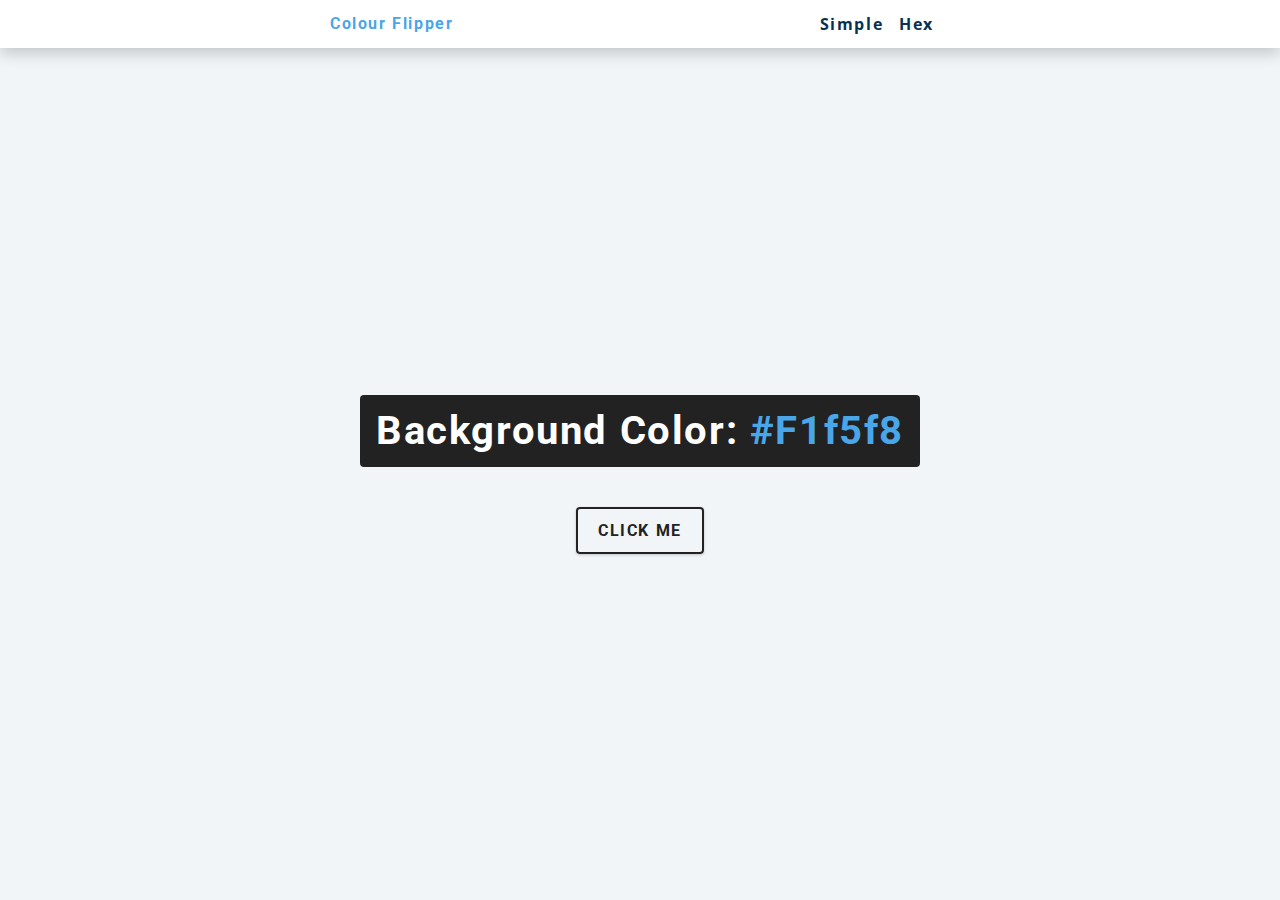
<file: colour-flipper/index.html>
<!DOCTYPE html>
<html lang="en">
  <head>
    <meta charset="UTF-8" />
    <meta http-equiv="X-UA-Compatible" content="IE=edge" />
    <meta name="viewport" content="width=device-width, initial-scale=1.0" />
    <link rel="stylesheet" href="styles.css" />
    <title>Colour Flipper || Simple || Easy</title>
  </head>
  <body>
    <nav>
      <div class="nav-center">
        <h4>colour flipper</h4>
        <ul class="nav-links">
          <li><a href="index.html">simple</a></li>
          <li><a href="hex.html">hex</a></li>
        </ul>
      </div>
    </nav>

    <main>
      <div class="container">
        <h2>background color: <span class="color">#f1f5f8</span></h2>
        <button class="btn btn-hero" id="btn">click me</button>
      </div>
    </main>
    <!-- javascript -->
    <script src="app.js"></script>
  </body>
</html>
</file>
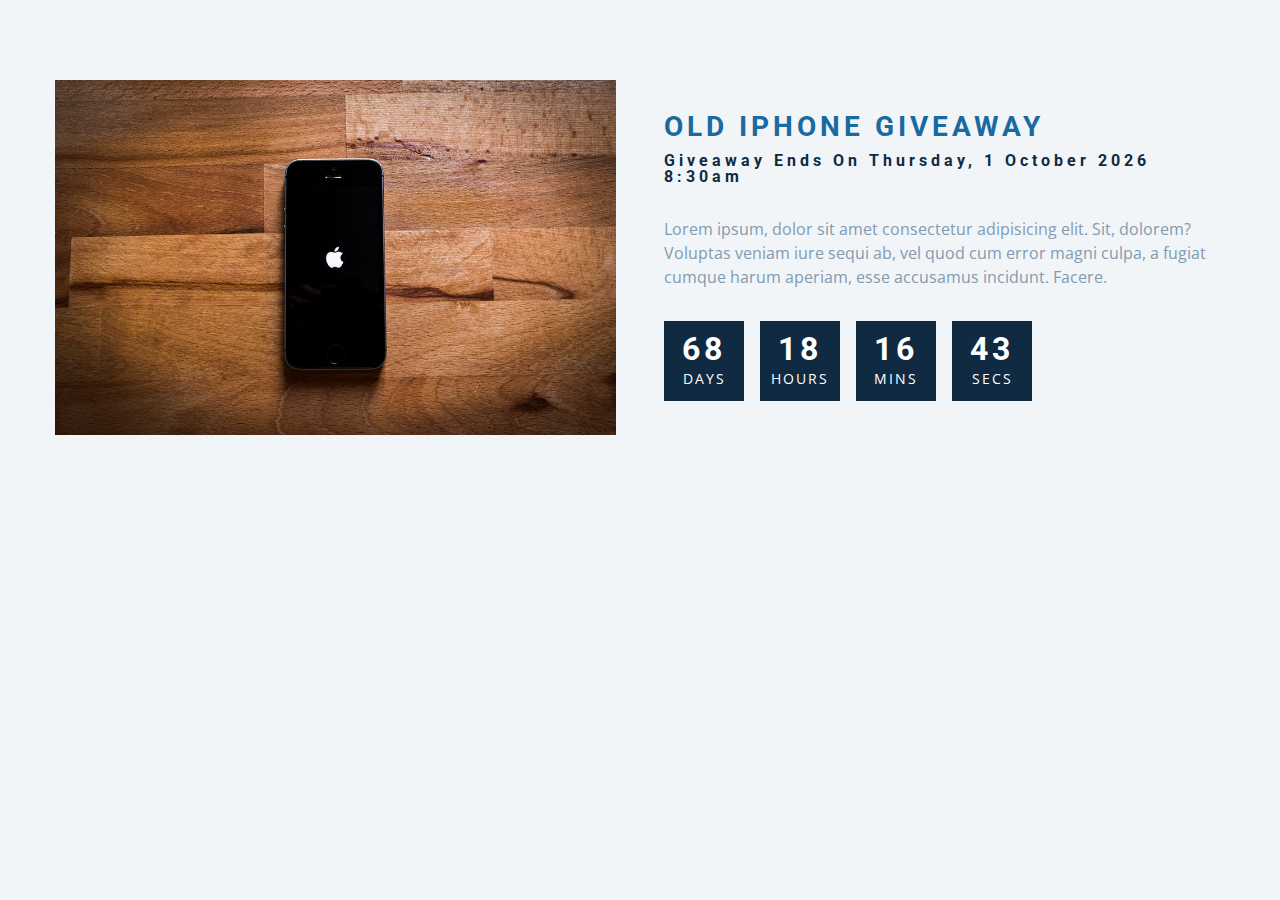
<file: countdown/index.html>
<!DOCTYPE html>
<html lang="en">
  <head>
    <meta charset="UTF-8" />
    <meta http-equiv="X-UA-Compatible" content="IE=edge" />
    <meta name="viewport" content="width=device-width, initial-scale=1.0" />
    <title>Countdown</title>

    <!-- styles -->
    <link rel="stylesheet" href="styles.css" />
  </head>

  <body>
    <section class="section-center">
      <!-- image -->
      <article class="gift-img">
        <img src="./gift.jpeg" alt="gift picture" />
      </article>

      <article class="gift-info">
        <h3>old iphone giveaway</h3>
        <h4 class="giveaway">
          giveaway ends on Sunday, 24 September 2023, 8:00am
        </h4>
        <p>
          Lorem ipsum, dolor sit amet consectetur adipisicing elit. Sit,
          dolorem? Voluptas veniam iure sequi ab, vel quod cum error magni
          culpa, a fugiat cumque harum aperiam, esse accusamus incidunt. Facere.
        </p>
        <div class="deadline">
          <!-- days -->
          <div class="deadline-format">
            <div>
              <h4 class="days">34</h4>
              <span>days</span>
            </div>
          </div>
          <!-- end of item -->
          <!-- hours -->
          <div class="deadline-format">
            <div>
              <h4 class="hours">34</h4>
              <span>hours</span>
            </div>
          </div>
          <!-- end of item -->
          <!-- mins -->
          <div class="deadline-format">
            <div>
              <h4 class="mins">34</h4>
              <span>mins</span>
            </div>
          </div>
          <!-- end of item -->
          <!-- secs -->
          <div class="deadline-format">
            <div>
              <h4 class="secs">34</h4>
              <span>secs</span>
            </div>
          </div>
          <!-- end of item -->
        </div>
      </article>
    </section>

    <!-- javascript -->
    <script src="app.js"></script>
  </body>
</html>
</file>
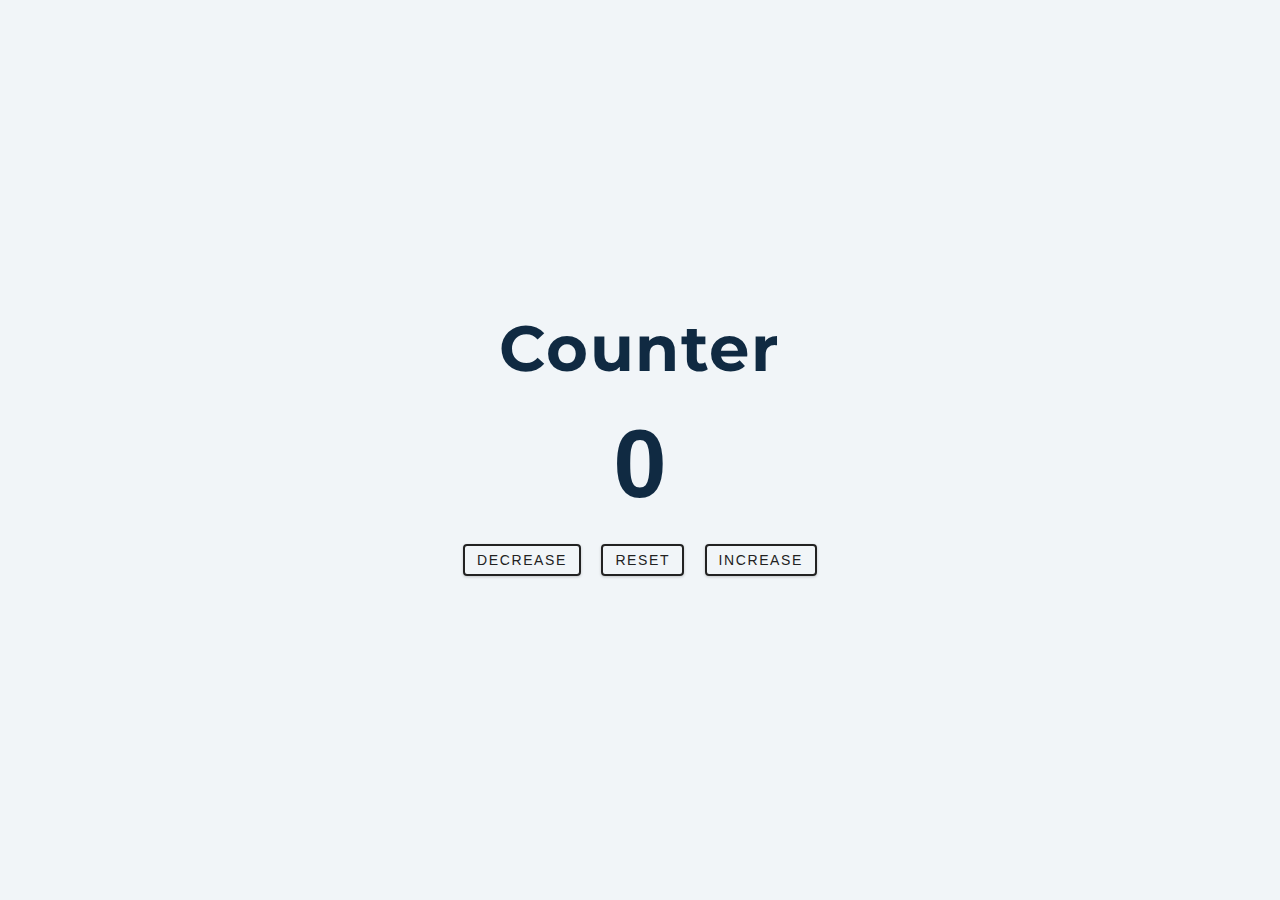
<file: counter/index.html>
<!DOCTYPE html>
<html lang="en">
  <head>
    <meta charset="UTF-8" />
    <meta http-equiv="X-UA-Compatible" content="IE=edge" />
    <meta name="viewport" content="width=device-width, initial-scale=1.0" />
    <link rel="stylesheet" href="styles.css" />
    <title>Counter</title>
  </head>
  <body>
    <main>
      <div class="container">
        <h1>counter</h1>
        <span id="value">0</span>
        <div class="button-container">
          <button class="btn decrease">decrease</button>
          <button class="btn reset">reset</button>
          <button class="btn increase">increase</button>
        </div>
      </div>
    </main>
    <script src="app.js"></script>
  </body>
</html>
</file>
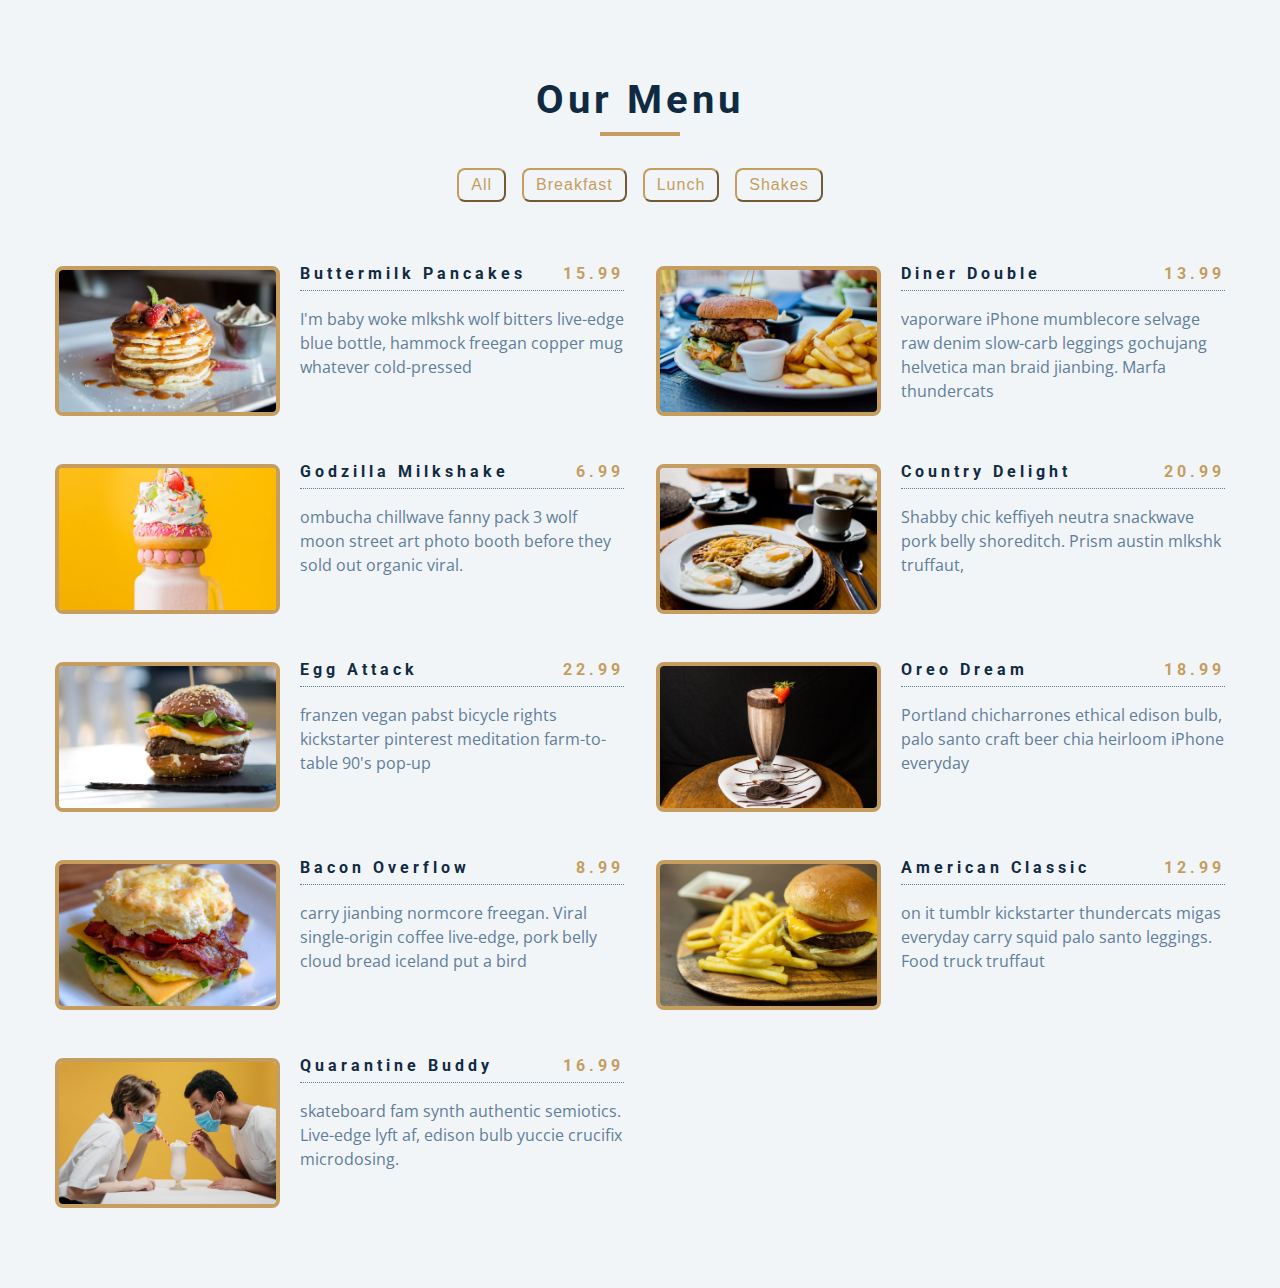
<file: food-menu/index.html>
<!DOCTYPE html>
<html lang="en">
  <head>
    <meta charset="UTF-8" />
    <meta http-equiv="X-UA-Compatible" content="IE=edge" />
    <meta name="viewport" content="width=device-width, initial-scale=1.0" />
    <!-- font-awesome -->
    <link
      rel="stylesheet"
      href="https://cdnjs.cloudflare.com/ajax/libs/font-awesome/6.3.0/css/all.min.css"
    />
    <!-- styles -->
    <link rel="stylesheet" href="styles.css" />
    <title>Menu</title>
  </head>
  <body>
    <section class="menu">
      <!-- title -->
      <div class="title">
        <h2>our menu</h2>
        <div class="underline"></div>
      </div>
      <!-- filter buttons -->
      <div class="btn-container">
        <!-- <button class="filter-btn" type="button" data-id="all">all</button>
        <button class="filter-btn" type="button" data-id="breakfast">
          breakfast
        </button>
        <button class="filter-btn" type="button" data-id="lunch">lunch</button>
        <button class="filter-btn" type="button" data-id="shakes">
          shakes
        </button> -->
      </div>
      <!-- menu items -->
      <div class="section-center">
        <!-- single item -->
        <article class="menu-item">
          <img src="menu-item.jpeg" class="photo" alt="menu item" />
          <div class="item-info">
            <header>
              <h4>buttermilk pancakes</h4>
              <h4 class="price">$15</h4>
            </header>
            <p class="item-text">
              Lorem ipsum dolor sit amet consectetur adipisicing elit. Deserunt,
              dolorem ipsam expedita cum maxime ducimus vero libero magnam quasi
              rem? Aliquam vero atque repellendus praesentium minus accusantium
              possimus et explicabo.
            </p>
          </div>
        </article>
      </div>
    </section>

    <script src="app.js"></script>
  </body>
</html>
</file>
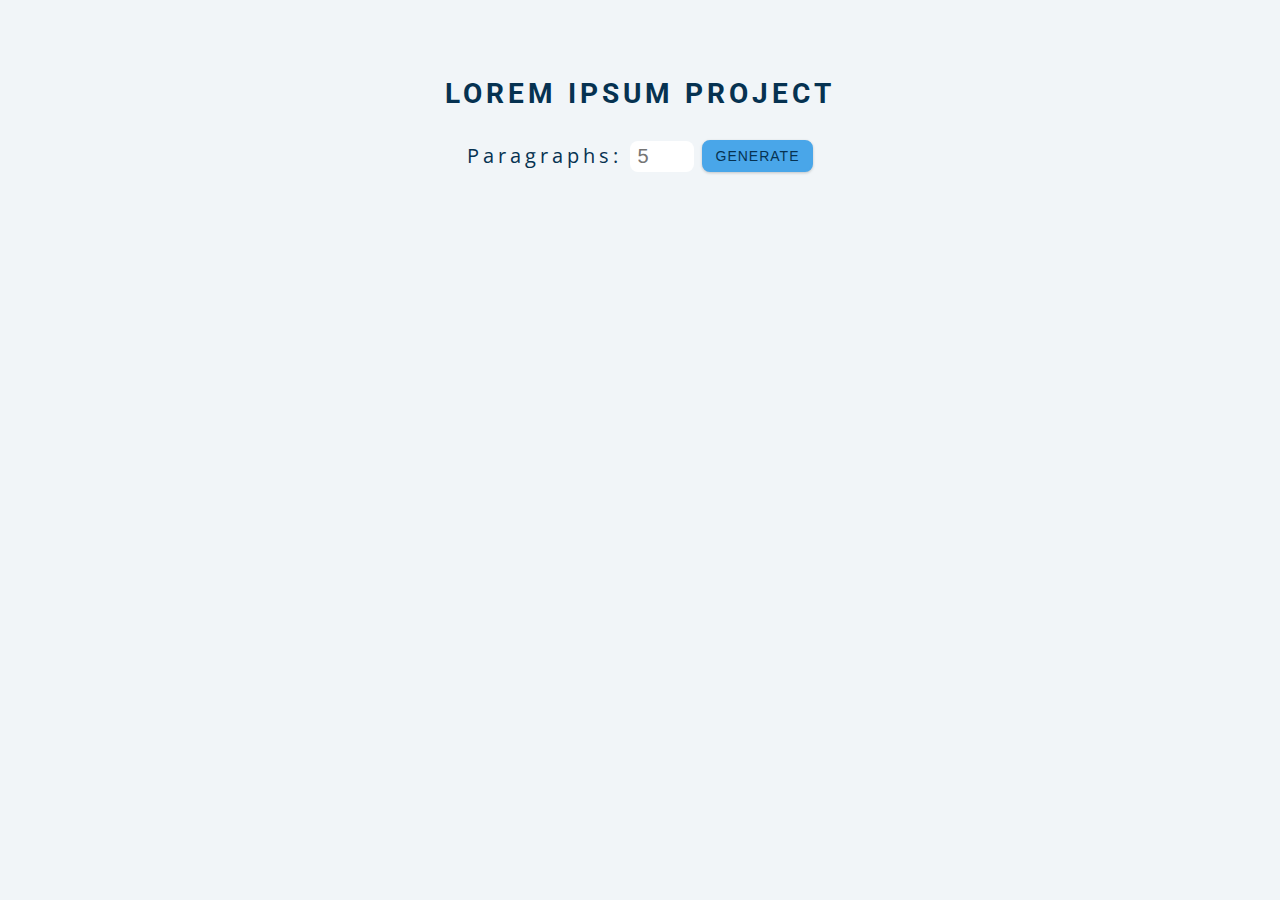
<file: lorem-ipsum/index.html>
<!DOCTYPE html>
<html lang="en">
<head>
    <meta charset="UTF-8">
    <meta name="viewport" content="width=device-width, initial-scale=1.0">
    <title>Lorem Ipsum></title>

    <!-- styles -->
    <link rel="stylesheet" href="styles.css">
</head>
<body>
    <section class="section-center">
        <h3>lorem ipsum project</h3>
        <form class="lorem-form">
            <label for="amount">paragraphs:</label>
            <input type="number" name="amount" id="amount" placeholder="5">
            <button type="submit" class="btn">generate</button>
        </form>
        <article class="lorem-text"></article>
    </section>

    <!-- javascript -->
    <script src="app.js"></script>
    
</body>
</html>
</file>
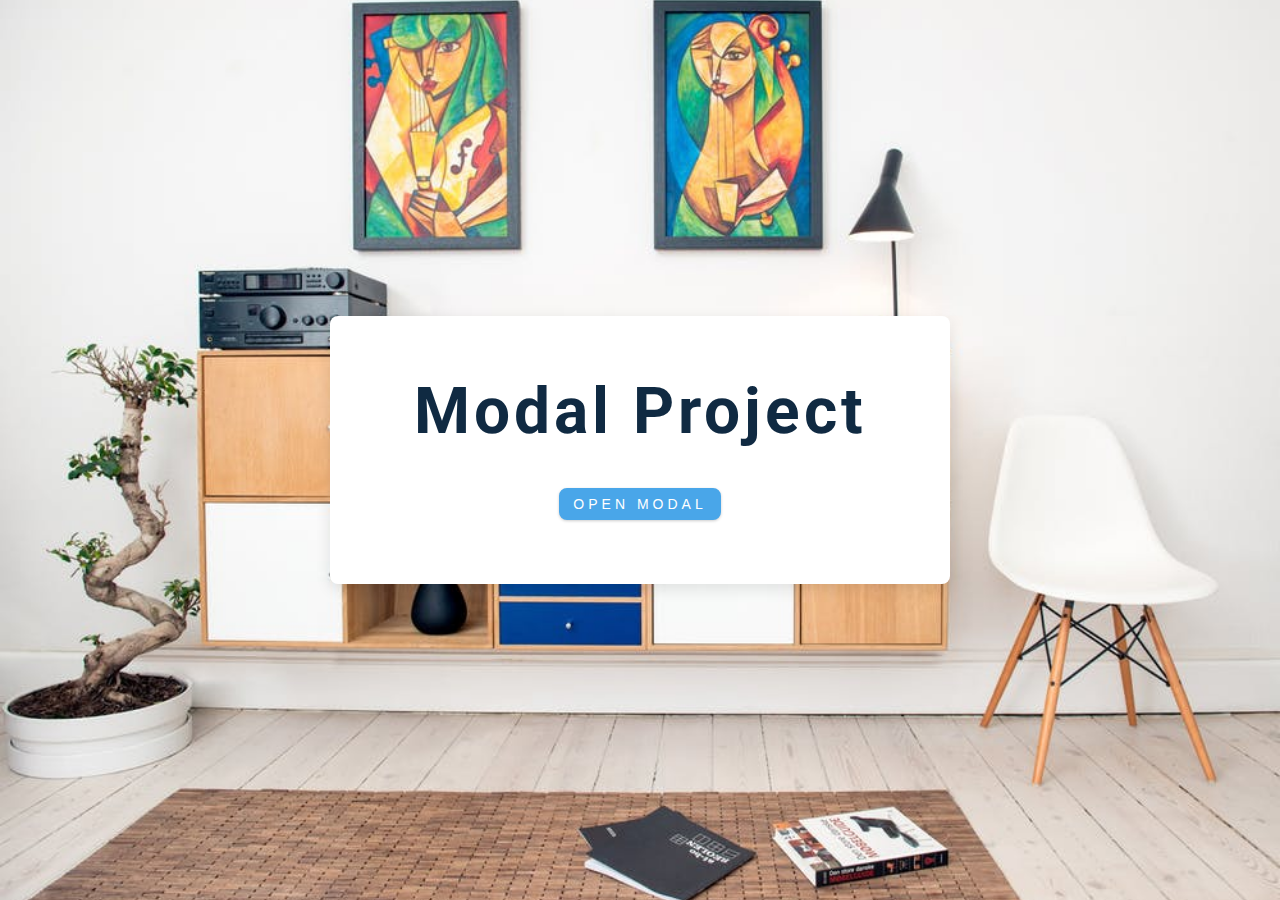
<file: modal/index.html>
<!DOCTYPE html>
<html lang="en">
  <head>
    <meta charset="UTF-8" />
    <meta http-equiv="X-UA-Compatible" content="IE=edge" />
    <meta name="viewport" content="width=device-width, initial-scale=1.0" />
    <title>Modal</title>
    <!-- font-awesome -->
    <link
      rel="stylesheet"
      href="https://cdnjs.cloudflare.com/ajax/libs/font-awesome/6.3.0/css/all.min.css"
    />
    <!-- styles -->
    <link rel="stylesheet" href="styles.css" />
  </head>
  <body>
    <!-- hero -->
    <header class="hero">
      <div class="banner">
        <h1>modal project</h1>
        <button class="btn modal-btn">open modal</button>
      </div>
    </header>
    <!-- end of hero -->

    <!-- modal -->
    <div class="modal-overlay">
      <div class="modal-container">
        <h3>modal content</h3>
        <button class="close-btn"><i class="fas fa-times"></i></button>
      </div>
    </div>

    <!-- javascript -->
    <script src="app.js"></script>
  </body>
</html>
</file>
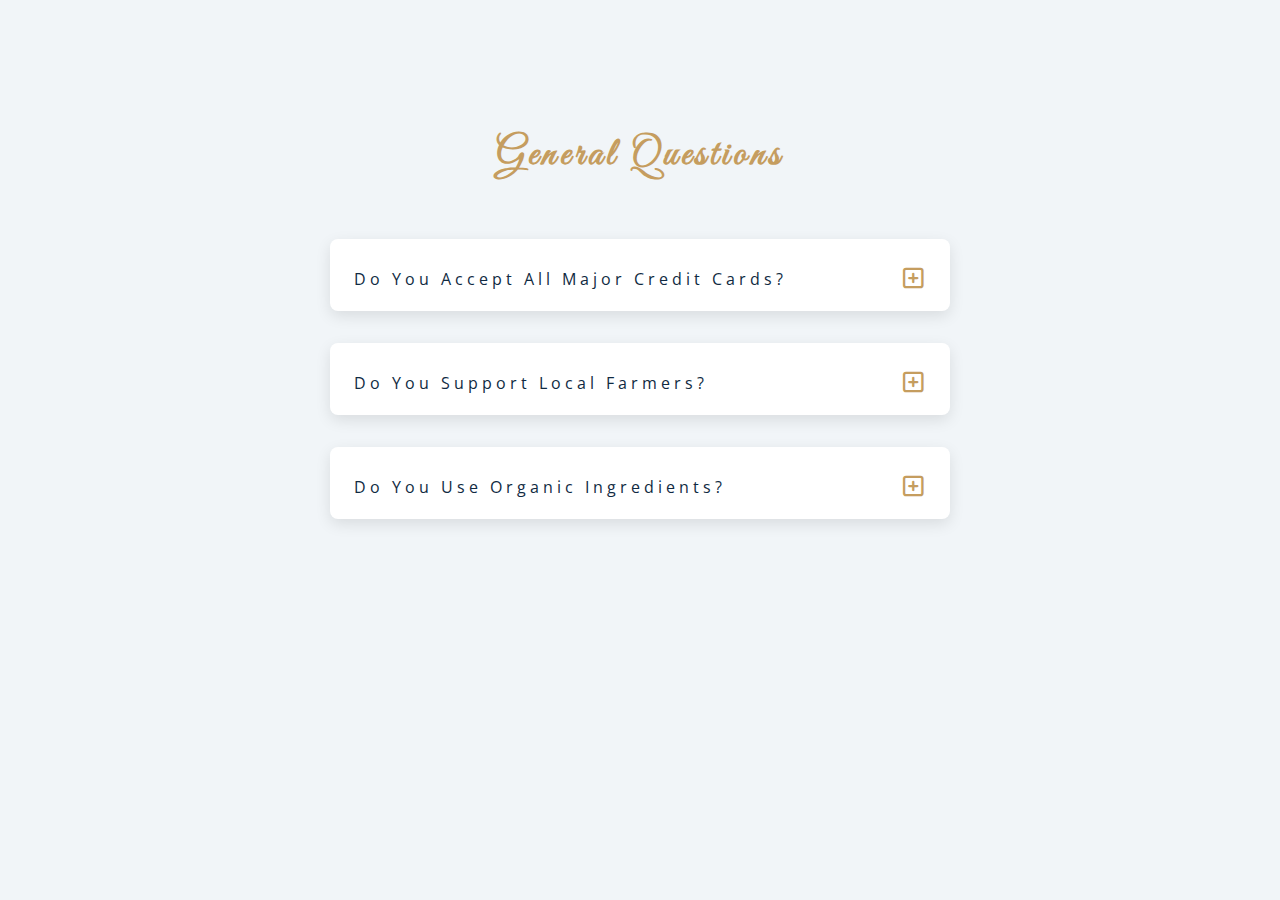
<file: questions/index.html>
<!DOCTYPE html>
<html lang="en">
  <head>
    <meta charset="UTF-8" />
    <meta http-equiv="X-UA-Compatible" content="IE=edge" />
    <meta name="viewport" content="width=device-width, initial-scale=1.0" />
    <title>Q & A</title>
    <!-- font-awesome -->
    <link
      rel="stylesheet"
      href="https://cdnjs.cloudflare.com/ajax/libs/font-awesome/6.3.0/css/all.min.css"
    />
    <!-- extra fonts -->
    <link
      href="https://fonts.googleapis.com/css2?family=Great+Vibes&display=swap"
      rel="stylesheet"
    />
    <!-- styles -->
    <link rel="stylesheet" href="styles.css" />
  </head>

  <body>
    <section class="questions">
      <!-- title -->
      <div class="title">
        <h2>general questions</h2>
      </div>

      <!-- questions -->
      <div class="section-center">
        <!-- single question -->
        <article class="question">
          <!-- question title -->
          <div class="question-title">
            <p>do you accept all major credit cards?</p>
            <button type="button" class="question-btn">
              <span class="plus-icon">
                <i class="far fa-plus-square"></i>
              </span>
              <span class="minus-icon">
                <i class="far fa-minus-square"></i>
              </span>
            </button>
          </div>
          <!-- question text -->
          <div class="question-text">
            <p>
              Lorem ipsum dolor sit amet consectetur, adipisicing elit. Sequi
              earum voluptates dolor iure! Nesciunt maiores magnam nostrum
              officia dolore illum libero placeat dolor, nulla dolorem,
              aspernatur ipsa, excepturi enim exercitationem?
            </p>
          </div>
        </article>
        <!-- end of single question -->

        <!-- single question -->
        <article class="question">
          <!-- question title -->
          <div class="question-title">
            <p>do you support local farmers?</p>
            <button type="button" class="question-btn">
              <span class="plus-icon">
                <i class="far fa-plus-square"></i>
              </span>
              <span class="minus-icon">
                <i class="far fa-minus-square"></i>
              </span>
            </button>
          </div>
          <!-- question text -->
          <div class="question-text">
            <p>
              Lorem ipsum dolor sit amet consectetur, adipisicing elit. Sequi
              earum voluptates dolor iure! Nesciunt maiores magnam nostrum
              officia dolore illum libero placeat dolor, nulla dolorem,
              aspernatur ipsa, excepturi enim exercitationem?
            </p>
          </div>
        </article>
        <!-- end of single question -->

        <!-- single question -->
        <article class="question">
          <!-- question title -->
          <div class="question-title">
            <p>do you use organic ingredients?</p>
            <button type="button" class="question-btn">
              <span class="plus-icon">
                <i class="far fa-plus-square"></i>
              </span>
              <span class="minus-icon">
                <i class="far fa-minus-square"></i>
              </span>
            </button>
          </div>
          <!-- question text -->
          <div class="question-text">
            <p>
              Lorem ipsum dolor sit amet consectetur, adipisicing elit. Sequi
              earum voluptates dolor iure! Nesciunt maiores magnam nostrum
              officia dolore illum libero placeat dolor, nulla dolorem,
              aspernatur ipsa, excepturi enim exercitationem?
            </p>
          </div>
        </article>
        <!-- end of single question -->
      </div>
    </section>

    <!-- javascript -->
    <script src="app.js"></script>
  </body>
</html>
</file>
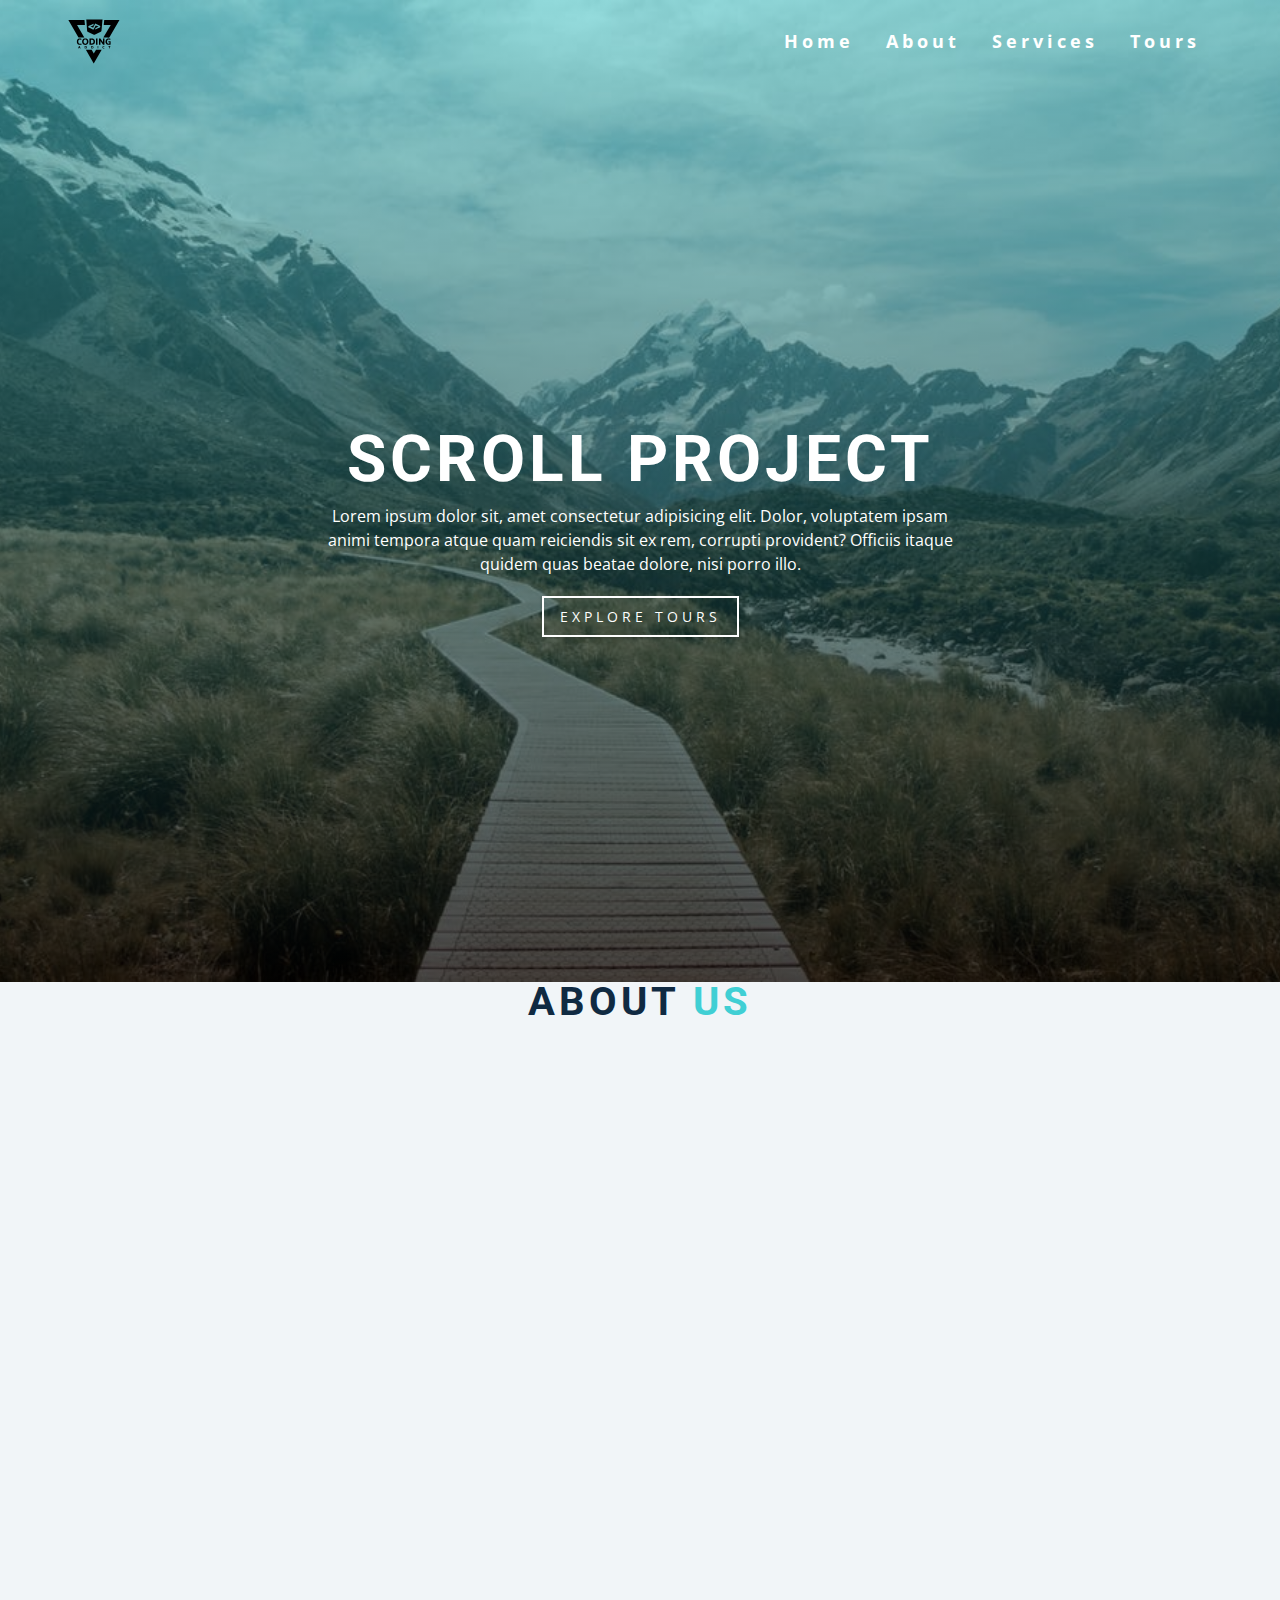
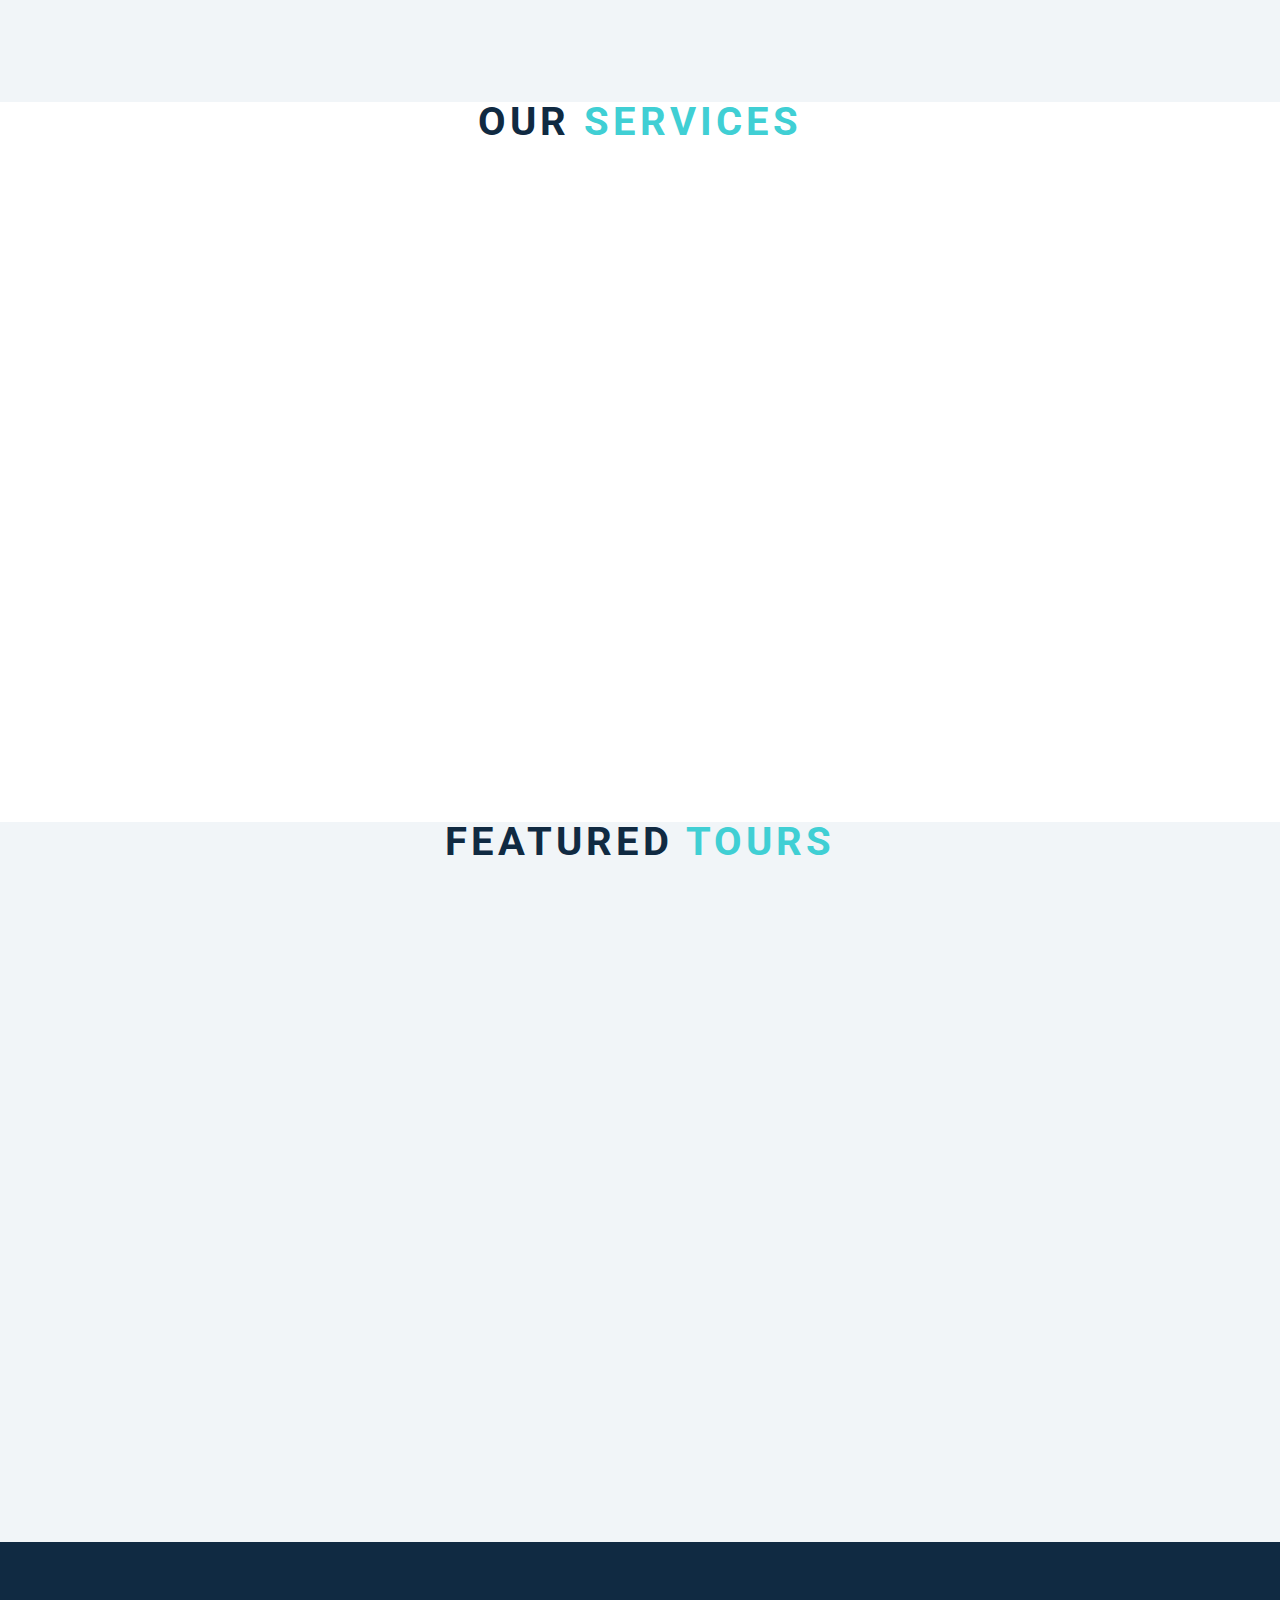
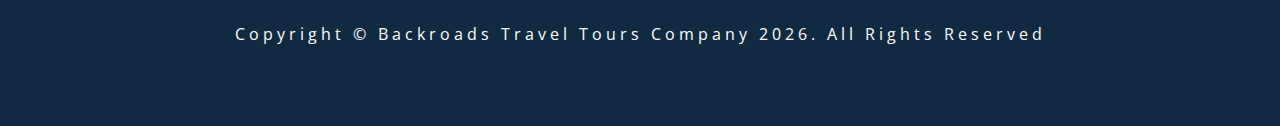
<file: scroll/index.html>
<!DOCTYPE html>
<html lang="en">
  <head>
    <meta charset="UTF-8" />
    <meta http-equiv="X-UA-Compatible" content="IE=edge" />
    <meta name="viewport" content="width=device-width, initial-scale=1.0" />

    <!-- font-awesome -->
    <link
      rel="stylesheet"
      href="https://cdnjs.cloudflare.com/ajax/libs/font-awesome/6.3.0/css/all.min.css"
    />

    <!-- styles -->
    <link rel="stylesheet" href="styles.css" />
    <title>scroll</title>
  </head>
  <body>
    <header id="home">
      <!-- navbar -->
      <nav id="nav">
        <div class="nav-center">
          <!-- nav header -->
          <div class="nav-header">
            <img src="./logo.svg" alt="logo" class="logo" />
            <button class="nav-toggle">
              <i class="fas fa-bras"></i>
            </button>
          </div>

          <!-- links -->
          <div class="links-container">
            <ul class="links">
              <li>
                <a href="#home" class="scroll-link">home</a>
              </li>
              <li>
                <a href="#about" class="scroll-link">about</a>
              </li>
              <li>
                <a href="#services" class="scroll-link">services</a>
              </li>
              <li>
                <a href="#tours" class="scroll-link">tours</a>
              </li>
            </ul>
          </div>
        </div>
      </nav>
      <!-- banner -->
      <div class="banner">
        <div class="container">
          <h1>scroll project</h1>
          <p>
            Lorem ipsum dolor sit, amet consectetur adipisicing elit. Dolor,
            voluptatem ipsam animi tempora atque quam reiciendis sit ex rem,
            corrupti provident? Officiis itaque quidem quas beatae dolore, nisi
            porro illo.
          </p>
          <a href="#tours" class="scroll-link btn btn-white">explore tours</a>
        </div>
      </div>
    </header>
    <!-- about -->
    <section id="about" class="section">
      <div class="title">
        <h2>about <span>us</span></h2>
      </div>
    </section>

    <!-- services -->
    <section id="services" class="section">
      <div class="title">
        <h2>our <span>services</span></h2>
      </div>
    </section>

    <!-- tours -->
    <section id="tours" class="section">
      <div class="title">
        <h2>featured <span>tours</span></h2>
      </div>
    </section>

    <!-- footer -->
    <footer class="section">
      <p>
        copyright &copy; backroads travel tours company
        <span id="date"> </span>. all rights reserved
      </p>
    </footer>

    <!-- back to top button -->
    <a class="scroll-link top-link" href="#home">
      <i class="fas fa-arrow-up"></i>
    </a>

    <!-- javascript -->
    <script src="app.js"></script>
  </body>
</html>
</file>
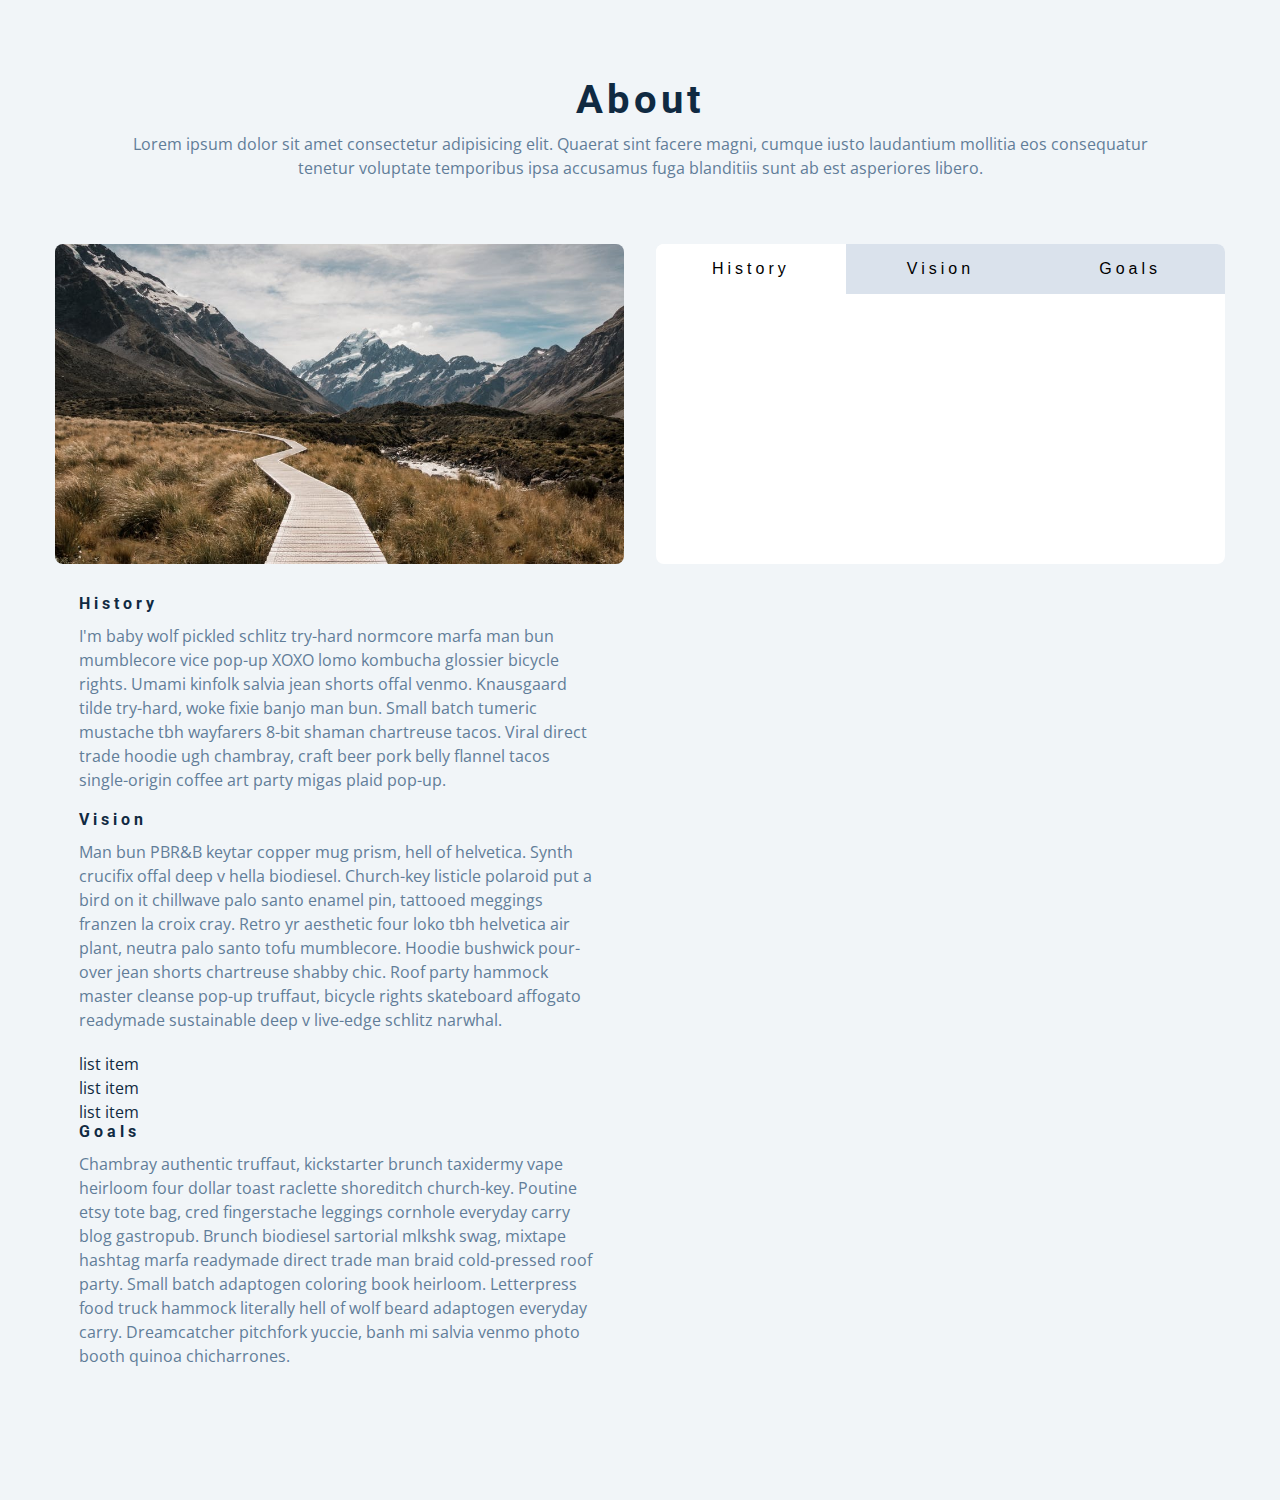
<file: tabs/index.html>
<!DOCTYPE html>
<html lang="en">
  <head>
    <meta charset="UTF-8" />
    <meta http-equiv="X-UA-Compatible" content="IE=edge" />
    <meta name="viewport" content="width=device-width, initial-scale=1.0" />

    <!-- styles -->
    <link rel="stylesheet" href="styles.css" />
    <title>Tabs</title>
  </head>
  <body>
    <section class="section">
      <div class="title">
        <h2>about</h2>
        <p>
          Lorem ipsum dolor sit amet consectetur adipisicing elit. Quaerat sint
          facere magni, cumque iusto laudantium mollitia eos consequatur tenetur
          voluptate temporibus ipsa accusamus fuga blanditiis sunt ab est
          asperiores libero.
        </p>
      </div>

      <div class="about-center section-center">
        <article class="about-img">
          <img src="./hero-bcg.jpeg" alt="about picture" />
        </article>
        <article class="about">
          <!-- btn container -->
          <div class="btn-container">
            <button class="tab-btn active" data-id="history">history</button>
            <button class="tab-btn" data-id="vision">vision</button>
            <button class="tab-btn" data-id="goals">goals</button>
          </div>
        </article>
        <article class="about-content">
          <!-- single item -->
          <div class="content active" id="history">
            <h4>history</h4>
            <p>
              I'm baby wolf pickled schlitz try-hard normcore marfa man bun
              mumblecore vice pop-up XOXO lomo kombucha glossier bicycle rights.
              Umami kinfolk salvia jean shorts offal venmo. Knausgaard tilde
              try-hard, woke fixie banjo man bun. Small batch tumeric mustache
              tbh wayfarers 8-bit shaman chartreuse tacos. Viral direct trade
              hoodie ugh chambray, craft beer pork belly flannel tacos
              single-origin coffee art party migas plaid pop-up.
            </p>
          </div>
          <!-- end of single item -->
          <!-- single item -->
          <div class="content active" id="vision">
            <h4>vision</h4>
            <p>
              Man bun PBR&B keytar copper mug prism, hell of helvetica. Synth
              crucifix offal deep v hella biodiesel. Church-key listicle
              polaroid put a bird on it chillwave palo santo enamel pin,
              tattooed meggings franzen la croix cray. Retro yr aesthetic four
              loko tbh helvetica air plant, neutra palo santo tofu mumblecore.
              Hoodie bushwick pour-over jean shorts chartreuse shabby chic. Roof
              party hammock master cleanse pop-up truffaut, bicycle rights
              skateboard affogato readymade sustainable deep v live-edge schlitz
              narwhal.
            </p>
            <ul>
              <li>list item</li>
              <li>list item</li>
              <li>list item</li>
            </ul>
          </div>
          <!-- end of single item -->
          <!-- single item -->
          <div class="content active" id="goals">
            <h4>goals</h4>
            <p>
              Chambray authentic truffaut, kickstarter brunch taxidermy vape
              heirloom four dollar toast raclette shoreditch church-key. Poutine
              etsy tote bag, cred fingerstache leggings cornhole everyday carry
              blog gastropub. Brunch biodiesel sartorial mlkshk swag, mixtape
              hashtag marfa readymade direct trade man braid cold-pressed roof
              party. Small batch adaptogen coloring book heirloom. Letterpress
              food truck hammock literally hell of wolf beard adaptogen everyday
              carry. Dreamcatcher pitchfork yuccie, banh mi salvia venmo photo
              booth quinoa chicharrones.
            </p>
          </div>
          <!-- end of single item -->
        </article>
      </div>
    </section>

    <!-- javascript -->
    <script src="app.js"></script>
  </body>
</html>
</file>
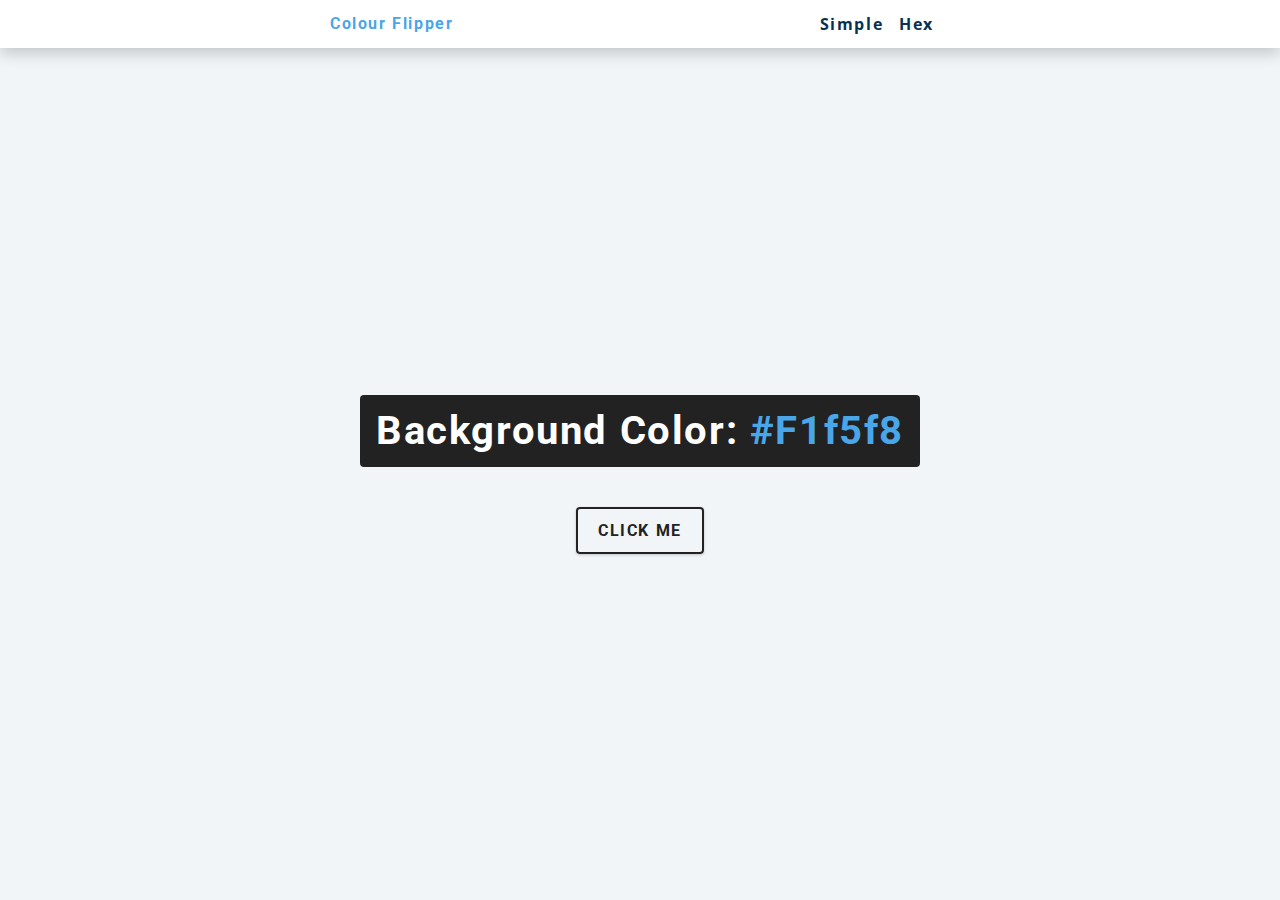
<file: colour-flipper/hex.html>
<!DOCTYPE html>
<html lang="en">
  <head>
    <meta charset="UTF-8" />
    <meta http-equiv="X-UA-Compatible" content="IE=edge" />
    <meta name="viewport" content="width=device-width, initial-scale=1.0" />
    <link rel="stylesheet" href="styles.css" />
    <title>Colour Flipper || Simple || Easy</title>
  </head>
  <body>
    <nav>
      <div class="nav-center">
        <h4>colour flipper</h4>
        <ul class="nav-links">
          <li><a href="index.html">simple</a></li>
          <li><a href="hex.html">hex</a></li>
        </ul>
      </div>
    </nav>

    <main>
      <div class="container">
        <h2>background color: <span class="color">#f1f5f8</span></h2>
        <button class="btn btn-hero" id="btn">click me</button>
      </div>
    </main>
    <!-- javascript -->
    <script src="hex.js"></script>
  </body>
</html>
</file>
<file: colour-flipper/styles.css>
/*
=============== 
Fonts
===============
*/
@import url("https://fonts.googleapis.com/css?family=Open+Sans|Roboto:400,700&display=swap");

/*
=============== 
Variables
===============
*/

:root {
  /* dark shades of primary color*/
  --clr-primary-1: hsl(205, 86%, 17%);
  --clr-primary-2: hsl(205, 77%, 27%);
  --clr-primary-3: hsl(205, 72%, 37%);
  --clr-primary-4: hsl(205, 63%, 48%);
  /* primary/main color */
  --clr-primary-5: hsl(205, 78%, 60%);
  /* lighter shades of primary color */
  --clr-primary-6: hsl(205, 89%, 70%);
  --clr-primary-7: hsl(205, 90%, 76%);
  --clr-primary-8: hsl(205, 86%, 81%);
  --clr-primary-9: hsl(205, 90%, 88%);
  --clr-primary-10: hsl(205, 100%, 96%);
  /* darkest grey - used for headings */
  --clr-grey-1: hsl(209, 61%, 16%);
  --clr-grey-2: hsl(211, 39%, 23%);
  --clr-grey-3: hsl(209, 34%, 30%);
  --clr-grey-4: hsl(209, 28%, 39%);
  /* grey used for paragraphs */
  --clr-grey-5: hsl(210, 22%, 49%);
  --clr-grey-6: hsl(209, 23%, 60%);
  --clr-grey-7: hsl(211, 27%, 70%);
  --clr-grey-8: hsl(210, 31%, 80%);
  --clr-grey-9: hsl(212, 33%, 89%);
  --clr-grey-10: hsl(210, 36%, 96%);
  --clr-white: #fff;
  --clr-red-dark: hsl(360, 67%, 44%);
  --clr-red-light: hsl(360, 71%, 66%);
  --clr-green-dark: hsl(125, 67%, 44%);
  --clr-green-light: hsl(125, 71%, 66%);
  --clr-black: #222;
  --ff-primary: "Roboto", sans-serif;
  --ff-secondary: "Open Sans", sans-serif;
  --transition: all 0.3s linear;
  --spacing: 0.1rem;
  --radius: 0.25rem;
  --light-shadow: 0 5px 15px rgba(0, 0, 0, 0.1);
  --dark-shadow: 0 5px 15px rgba(0, 0, 0, 0.2);
  --max-width: 1170px;
  --fixed-width: 620px;
}
/*
=============== 
Global Styles
===============
*/

*,
::after,
::before {
  margin: 0;
  padding: 0;
  box-sizing: border-box;
}
body {
  font-family: var(--ff-secondary);
  background: var(--clr-grey-10);
  color: var(--clr-grey-1);
  line-height: 1.5;
  font-size: 0.875rem;
}
ul {
  list-style-type: none;
}
a {
  text-decoration: none;
}
h1,
h2,
h3,
h4 {
  letter-spacing: var(--spacing);
  text-transform: capitalize;
  line-height: 1.25;
  margin-bottom: 0.75rem;
  font-family: var(--ff-primary);
}
h1 {
  font-size: 3rem;
}
h2 {
  font-size: 2rem;
}
h3 {
  font-size: 1.25rem;
}
h4 {
  font-size: 0.875rem;
}
p {
  margin-bottom: 1.25rem;
  color: var(--clr-grey-5);
}
@media screen and (min-width: 800px) {
  h1 {
    font-size: 4rem;
  }
  h2 {
    font-size: 2.5rem;
  }
  h3 {
    font-size: 1.75rem;
  }
  h4 {
    font-size: 1rem;
  }
  body {
    font-size: 1rem;
  }
  h1,
  h2,
  h3,
  h4 {
    line-height: 1;
  }
}
/*  global classes */

/* section */
.section {
  padding: 5rem 0;
}

.section-center {
  width: 90vw;
  margin: 0 auto;
  max-width: 1170px;
}
@media screen and (min-width: 992px) {
  .section-center {
    width: 95vw;
  }
}
main {
  min-height: 100vh;
  display: grid;
  place-items: center;
}

/*
=============== 
Nav
===============
*/
nav {
  background: var(--clr-white);
  height: 3rem;
  display: grid;
  align-items: center;
  box-shadow: var(--dark-shadow);
}
.nav-center {
  width: 90vw;
  max-width: var(--fixed-width);
  margin: 0 auto;
  display: flex;
  align-items: center;
  justify-content: space-between;
}
.nav-center h4 {
  margin-bottom: 0;
  color: var(--clr-primary-5);
}
.nav-links {
  display: flex;
}
nav a {
  text-transform: capitalize;
  font-weight: 700;
  font-size: 1rem;
  color: var(--clr-primary-1);
  letter-spacing: var(--spacing);
  margin-right: 1rem;
}
nav a:hover {
  color: var(--clr-primary-5);
}
/*
=============== 
Container
===============
*/
main {
  min-height: calc(100vh - 3rem);
  display: grid;
  place-items: center;
}
.container {
  text-align: center;
}
.container h2 {
  background: var(--clr-black);
  color: var(--clr-white);
  padding: 1rem;
  border-radius: var(--radius);
  margin-bottom: 2.5rem;
}
.color {
  color: var(--clr-primary-5);
}
.btn-hero {
  font-family: var(--ff-primary);
  text-transform: uppercase;
  background: transparent;
  color: var(--clr-black);
  letter-spacing: var(--spacing);
  display: inline-block;
  font-weight: 700;
  transition: var(--transition);
  border: 2px solid var(--clr-black);
  cursor: pointer;
  box-shadow: 0 1px 3px rgba(0, 0, 0, 0.2);
  border-radius: var(--radius);
  font-size: 1rem;
  padding: 0.75rem 1.25rem;
}
.btn-hero:hover {
  color: var(--clr-white);
  background: var(--clr-black);
}
</file>
<file: countdown/styles.css>
/*
=============== 
Fonts
===============
*/
@import url("https://fonts.googleapis.com/css?family=Open+Sans|Roboto:400,700&display=swap");

/*
=============== 
Variables
===============
*/

:root {
  /* dark shades of primary color*/
  --clr-primary-1: hsl(205, 86%, 17%);
  --clr-primary-2: hsl(205, 77%, 27%);
  --clr-primary-3: hsl(205, 72%, 37%);
  --clr-primary-4: hsl(205, 63%, 48%);
  /* primary/main color */
  --clr-primary-5: #49a6e9;
  /* lighter shades of primary color */
  --clr-primary-6: hsl(205, 89%, 70%);
  --clr-primary-7: hsl(205, 90%, 76%);
  --clr-primary-8: hsl(205, 86%, 81%);
  --clr-primary-9: hsl(205, 90%, 88%);
  --clr-primary-10: hsl(205, 100%, 96%);
  /* darkest grey - used for headings */
  --clr-grey-1: hsl(209, 61%, 16%);
  --clr-grey-2: hsl(211, 39%, 23%);
  --clr-grey-3: hsl(209, 34%, 30%);
  --clr-grey-4: hsl(209, 28%, 39%);
  /* grey used for paragraphs */
  --clr-grey-5: hsl(210, 22%, 49%);
  --clr-grey-6: hsl(209, 23%, 60%);
  --clr-grey-7: hsl(211, 27%, 70%);
  --clr-grey-8: hsl(210, 31%, 80%);
  --clr-grey-9: hsl(212, 33%, 89%);
  --clr-grey-10: hsl(210, 36%, 96%);
  --clr-white: #fff;
  --clr-red-dark: hsl(360, 67%, 44%);
  --clr-red-light: hsl(360, 71%, 66%);
  --clr-green-dark: hsl(125, 67%, 44%);
  --clr-green-light: hsl(125, 71%, 66%);
  --clr-black: #222;
  --clr-gold: #c59d5f;
  --ff-primary: "Roboto", sans-serif;
  --ff-secondary: "Open Sans", sans-serif;
  --transition: all 0.3s linear;
  --spacing: 0.25rem;
  --radius: 0.5rem;
  --light-shadow: 0 5px 15px rgba(0, 0, 0, 0.1);
  --dark-shadow: 0 5px 15px rgba(0, 0, 0, 0.2);
  --max-width: 1170px;
  --fixed-width: 620px;
}
/*
=============== 
Global Styles
===============
*/

*,
::after,
::before {
  margin: 0;
  padding: 0;
  box-sizing: border-box;
}
body {
  font-family: var(--ff-secondary);
  background: var(--clr-grey-10);
  color: var(--clr-grey-1);
  line-height: 1.5;
  font-size: 0.875rem;
}
ul {
  list-style-type: none;
}
a {
  text-decoration: none;
}
img:not(.logo) {
  width: 100%;
}
img {
  display: block;
}

h1,
h2,
h3,
h4 {
  letter-spacing: var(--spacing);
  text-transform: capitalize;
  line-height: 1.25;
  margin-bottom: 0.75rem;
  font-family: var(--ff-primary);
}
h1 {
  font-size: 3rem;
}
h2 {
  font-size: 2rem;
}
h3 {
  font-size: 1.25rem;
}
h4 {
  font-size: 0.875rem;
}
p {
  margin-bottom: 1.25rem;
  color: var(--clr-grey-5);
}
@media screen and (min-width: 800px) {
  h1 {
    font-size: 4rem;
  }
  h2 {
    font-size: 2.5rem;
  }
  h3 {
    font-size: 1.75rem;
  }
  h4 {
    font-size: 1rem;
  }
  body {
    font-size: 1rem;
  }
  h1,
  h2,
  h3,
  h4 {
    line-height: 1;
  }
}
/*  global classes */

.btn {
  text-transform: uppercase;
  background: transparent;
  color: var(--clr-black);
  padding: 0.375rem 0.75rem;
  letter-spacing: var(--spacing);
  display: inline-block;
  transition: var(--transition);
  font-size: 0.875rem;
  border: 2px solid var(--clr-black);
  cursor: pointer;
  box-shadow: 0 1px 3px rgba(0, 0, 0, 0.2);
  border-radius: var(--radius);
}
.btn:hover {
  color: var(--clr-white);
  background: var(--clr-black);
}
/* section */
.section {
  padding: 5rem 0;
}

.section-center {
  width: 90vw;
  margin: 5rem auto;
  max-width: 1170px;
}

main {
  min-height: 100vh;
  display: grid;
  place-items: center;
}
/*
=============== 
Countdown Timer
===============
*/
.gift-img {
  margin-bottom: 2rem;
}
.gift-info h3 {
  text-transform: uppercase;
  color: var(--clr-primary-3);
}
.gift-info p {
  color: var(--clr-grey-6);
}
.date {
  color: var(--clr-grey-5);
  font-size: 0.85rem;
}
@media screen and (min-width: 992px) {
  .section-center {
    display: grid;
    grid-template-columns: 1fr 1fr;
    place-items: center;
    gap: 3rem;
    width: 95vw;
  }
  .gift-img {
    margin-bottom: 0;
  }
}
.gift-info p {
  margin: 2rem 0;
}
.deadline {
  display: flex;
}
.deadline-format {
  background: var(--clr-grey-1);
  color: var(--clr-white);
  margin-right: 1rem;
  width: 5rem;
  height: 5rem;
  display: grid;
  place-items: center;
  text-align: center;
}
.deadline-format span {
  display: block;
  text-transform: uppercase;
  letter-spacing: 2px;
  font-size: 0.85rem;
}
.deadline h4:not(.expired) {
  font-size: 2rem;
  margin-bottom: 0.25rem;
  letter-spacing: var(--spacing);
}
</file>
<file: counter/styles.css>
/*
=============== 
Fonts
===============
*/
@import url("https://fonts.googleapis.com/css2?family=Montserrat:wght@400;700&display=swap");

/*
=============== 
Variables
===============
*/

:root {
  /* dark shades of primary color*/
  --clr-primary-1: hsl(205, 86%, 17%);
  --clr-primary-2: hsl(205, 77%, 27%);
  --clr-primary-3: hsl(205, 72%, 37%);
  --clr-primary-4: hsl(205, 63%, 48%);
  /* primary/main color */
  --clr-primary-5: hsl(205, 78%, 60%);
  /* lighter shades of primary color */
  --clr-primary-6: hsl(205, 89%, 70%);
  --clr-primary-7: hsl(205, 90%, 76%);
  --clr-primary-8: hsl(205, 86%, 81%);
  --clr-primary-9: hsl(205, 90%, 88%);
  --clr-primary-10: hsl(205, 100%, 96%);
  /* darkest grey - used for headings */
  --clr-grey-1: hsl(209, 61%, 16%);
  --clr-grey-2: hsl(211, 39%, 23%);
  --clr-grey-3: hsl(209, 34%, 30%);
  --clr-grey-4: hsl(209, 28%, 39%);
  /* grey used for paragraphs */
  --clr-grey-5: hsl(210, 22%, 49%);
  --clr-grey-6: hsl(209, 23%, 60%);
  --clr-grey-7: hsl(211, 27%, 70%);
  --clr-grey-8: hsl(210, 31%, 80%);
  --clr-grey-9: hsl(212, 33%, 89%);
  --clr-grey-10: hsl(210, 36%, 96%);
  --clr-white: #fff;
  --clr-red-dark: hsl(360, 67%, 44%);
  --clr-red-light: hsl(360, 71%, 66%);
  --clr-green-dark: hsl(125, 67%, 44%);
  --clr-green-light: hsl(125, 71%, 66%);
  --clr-black: #222;
  --ff-primary: "Montserrat", sans-serif;
  --ff-secondary: "Open Sans", sans-serif;
  --transition: all 0.3s linear;
  --spacing: 0.1rem;
  --radius: 0.25rem;
  --light-shadow: 0 5px 15px rgba(0, 0, 0, 0.1);
  --dark-shadow: 0 5px 15px rgba(0, 0, 0, 0.2);
  --max-width: 1170px;
  --fixed-width: 620px;
}
/*
=============== 
Global Styles
===============
*/

*,
::after,
::before {
  margin: 0;
  padding: 0;
  box-sizing: border-box;
}
body {
  font-family: var(--ff-secondary);
  background: var(--clr-grey-10);
  color: var(--clr-grey-1);
  line-height: 1.5;
  font-size: 0.875rem;
}

a {
  text-decoration: none;
}
h1,
h2,
h3,
h4 {
  letter-spacing: var(--spacing);
  text-transform: capitalize;
  line-height: 1.25;
  margin-bottom: 0.75rem;
  font-family: var(--ff-primary);
}
h1 {
  font-size: 3rem;
}
h2 {
  font-size: 2rem;
}
h3 {
  font-size: 1.25rem;
}
h4 {
  font-size: 0.875rem;
}
p {
  margin-bottom: 1.25rem;
  color: var(--clr-grey-5);
}
@media screen and (min-width: 800px) {
  h1 {
    font-size: 4rem;
  }
  h2 {
    font-size: 2.5rem;
  }
  h3 {
    font-size: 1.75rem;
  }
  h4 {
    font-size: 1rem;
  }
  body {
    font-size: 1rem;
  }
  h1,
  h2,
  h3,
  h4 {
    line-height: 1;
  }
}
/*  global classes */

/*
=============== 
Counter
===============
*/

main {
  min-height: 100vh;
  display: grid;
  place-items: center;
}
.container {
  text-align: center;
}
#value {
  font-size: 6rem;
  font-weight: bold;
}
.btn {
  text-transform: uppercase;
  background: transparent;
  color: var(--clr-black);
  padding: 0.375rem 0.75rem;
  letter-spacing: var(--spacing);
  display: inline-block;
  transition: var(--transition);
  font-size: 0.875rem;
  border: 2px solid var(--clr-black);
  cursor: pointer;
  box-shadow: 0 1px 3px rgba(0, 0, 0, 0.2);
  border-radius: var(--radius);
  margin: 0.5rem;
}
.btn:hover {
  color: var(--clr-white);
  background: var(--clr-black);
}
</file>
<file: food-menu/styles.css>
/*
=============== 
Fonts
===============
*/
@import url("https://fonts.googleapis.com/css?family=Open+Sans|Roboto:400,700&display=swap");

/*
=============== 
Variables
===============
*/

:root {
  /* dark shades of primary color*/
  --clr-primary-1: hsl(205, 86%, 17%);
  --clr-primary-2: hsl(205, 77%, 27%);
  --clr-primary-3: hsl(205, 72%, 37%);
  --clr-primary-4: hsl(205, 63%, 48%);
  /* primary/main color */
  --clr-primary-5: #49a6e9;
  /* lighter shades of primary color */
  --clr-primary-6: hsl(205, 89%, 70%);
  --clr-primary-7: hsl(205, 90%, 76%);
  --clr-primary-8: hsl(205, 86%, 81%);
  --clr-primary-9: hsl(205, 90%, 88%);
  --clr-primary-10: hsl(205, 100%, 96%);
  /* darkest grey - used for headings */
  --clr-grey-1: hsl(209, 61%, 16%);
  --clr-grey-2: hsl(211, 39%, 23%);
  --clr-grey-3: hsl(209, 34%, 30%);
  --clr-grey-4: hsl(209, 28%, 39%);
  /* grey used for paragraphs */
  --clr-grey-5: hsl(210, 22%, 49%);
  --clr-grey-6: hsl(209, 23%, 60%);
  --clr-grey-7: hsl(211, 27%, 70%);
  --clr-grey-8: hsl(210, 31%, 80%);
  --clr-grey-9: hsl(212, 33%, 89%);
  --clr-grey-10: hsl(210, 36%, 96%);
  --clr-white: #fff;
  --clr-red-dark: hsl(360, 67%, 44%);
  --clr-red-light: hsl(360, 71%, 66%);
  --clr-green-dark: hsl(125, 67%, 44%);
  --clr-green-light: hsl(125, 71%, 66%);
  --clr-gold: #c59d5f;
  --clr-black: #222;
  --ff-primary: "Roboto", sans-serif;
  --ff-secondary: "Open Sans", sans-serif;
  --transition: all 0.3s linear;
  --spacing: 0.25rem;
  --radius: 0.5rem;
  --light-shadow: 0 5px 15px rgba(0, 0, 0, 0.1);
  --dark-shadow: 0 5px 15px rgba(0, 0, 0, 0.2);
  --max-width: 1170px;
  --fixed-width: 620px;
}
/*
=============== 
Global Styles
===============
*/

*,
::after,
::before {
  margin: 0;
  padding: 0;
  box-sizing: border-box;
}
body {
  font-family: var(--ff-secondary);
  background: var(--clr-grey-10);
  color: var(--clr-grey-1);
  line-height: 1.5;
  font-size: 0.875rem;
}
ul {
  list-style-type: none;
}
a {
  text-decoration: none;
}
img:not(.logo) {
  width: 100%;
}
img {
  display: block;
}

h1,
h2,
h3,
h4 {
  letter-spacing: var(--spacing);
  text-transform: capitalize;
  line-height: 1.25;
  margin-bottom: 0.75rem;
  font-family: var(--ff-primary);
}
h1 {
  font-size: 3rem;
}
h2 {
  font-size: 2rem;
}
h3 {
  font-size: 1.25rem;
}
h4 {
  font-size: 0.875rem;
}
p {
  margin-bottom: 1.25rem;
  color: var(--clr-grey-5);
}
@media screen and (min-width: 800px) {
  h1 {
    font-size: 4rem;
  }
  h2 {
    font-size: 2.5rem;
  }
  h3 {
    font-size: 1.75rem;
  }
  h4 {
    font-size: 1rem;
  }
  body {
    font-size: 1rem;
  }
  h1,
  h2,
  h3,
  h4 {
    line-height: 1;
  }
}
/*  global classes */

.btn {
  text-transform: uppercase;
  background: transparent;
  color: var(--clr-black);
  padding: 0.375rem 0.75rem;
  letter-spacing: var(--spacing);
  display: inline-block;
  transition: var(--transition);
  font-size: 0.875rem;
  border: 2px solid var(--clr-black);
  cursor: pointer;
  box-shadow: 0 1px 3px rgba(0, 0, 0, 0.2);
  border-radius: var(--radius);
}
.btn:hover {
  color: var(--clr-white);
  background: var(--clr-black);
}
/* section */
.section {
  padding: 5rem 0;
}

main {
  min-height: 100vh;
  display: grid;
  place-items: center;
}
/*
=============== 
Menu
===============
*/

.menu {
  padding: 5rem 0;
}
.title {
  text-align: center;
  margin-bottom: 2rem;
}
.underline {
  width: 5rem;
  height: 0.25rem;
  background: var(--clr-gold);
  margin-left: auto;
  margin-right: auto;
}
.btn-container {
  margin-bottom: 4rem;
  display: flex;
  justify-content: center;
}
.filter-btn {
  background: transparent;
  border-color: var(--clr-gold);
  font-size: 1rem;
  text-transform: capitalize;
  margin: 0 0.5rem;
  letter-spacing: 1px;
  border-radius: var(--radius);
  padding: 0.375rem 0.75rem;
  color: var(--clr-gold);
  cursor: pointer;
  transition: var(--transition);
}
.filter-btn:hover {
  background: var(--clr-gold);
  color: var(--clr-white);
}
.section-center {
  width: 90vw;
  margin: 0 auto;
  max-width: 1170px;
  display: grid;
  gap: 3rem 2rem;
  justify-items: center;
}
.menu-item {
  display: grid;
  gap: 1rem 2rem;
  max-width: 25rem;
}
.photo {
  object-fit: cover;
  height: 200px;
  border: 0.25rem solid var(--clr-gold);
  border-radius: var(--radius);
}
.item-info header {
  display: flex;
  justify-content: space-between;
  border-bottom: 0.5px dotted var(--clr-grey-5);
}
.item-info h4 {
  margin-bottom: 0.5rem;
}
.price {
  color: var(--clr-gold);
}
.item-text {
  margin-bottom: 0;
  padding-top: 1rem;
}

@media screen and (min-width: 768px) {
  .menu-item {
    grid-template-columns: 225px 1fr;
    gap: 0 1.25rem;
    max-width: 40rem;
  }
  .photo {
    height: 175px;
  }
}
@media screen and (min-width: 1200px) {
  .section-center {
    width: 95vw;
    grid-template-columns: 1fr 1fr;
  }
  .photo {
    height: 150px;
  }
}
</file>
<file: lorem-ipsum/styles.css>
/*
=============== 
Fonts
===============
*/
@import url("https://fonts.googleapis.com/css?family=Open+Sans|Roboto:400,700&display=swap");

/*
=============== 
Variables
===============
*/

:root {
  /* dark shades of primary color*/
  --clr-primary-1: hsl(205, 86%, 17%);
  --clr-primary-2: hsl(205, 77%, 27%);
  --clr-primary-3: hsl(205, 72%, 37%);
  --clr-primary-4: hsl(205, 63%, 48%);
  /* primary/main color */
  --clr-primary-5: #49a6e9;
  /* lighter shades of primary color */
  --clr-primary-6: hsl(205, 89%, 70%);
  --clr-primary-7: hsl(205, 90%, 76%);
  --clr-primary-8: hsl(205, 86%, 81%);
  --clr-primary-9: hsl(205, 90%, 88%);
  --clr-primary-10: hsl(205, 100%, 96%);
  /* darkest grey - used for headings */
  --clr-grey-1: hsl(209, 61%, 16%);
  --clr-grey-2: hsl(211, 39%, 23%);
  --clr-grey-3: hsl(209, 34%, 30%);
  --clr-grey-4: hsl(209, 28%, 39%);
  /* grey used for paragraphs */
  --clr-grey-5: hsl(210, 22%, 49%);
  --clr-grey-6: hsl(209, 23%, 60%);
  --clr-grey-7: hsl(211, 27%, 70%);
  --clr-grey-8: hsl(210, 31%, 80%);
  --clr-grey-9: hsl(212, 33%, 89%);
  --clr-grey-10: hsl(210, 36%, 96%);
  --clr-white: #fff;
  --clr-red-dark: hsl(360, 67%, 44%);
  --clr-red-light: hsl(360, 71%, 66%);
  --clr-green-dark: hsl(125, 67%, 44%);
  --clr-green-light: hsl(125, 71%, 66%);
  --clr-black: #222;
  --ff-primary: "Roboto", sans-serif;
  --ff-secondary: "Open Sans", sans-serif;
  --transition: all 0.3s linear;
  --spacing: 0.25rem;
  --radius: 0.5rem;
  --light-shadow: 0 5px 15px rgba(0, 0, 0, 0.1);
  --dark-shadow: 0 5px 15px rgba(0, 0, 0, 0.2);
  --max-width: 1170px;
  --fixed-width: 620px;
}
/*
=============== 
Global Styles
===============
*/

*,
::after,
::before {
  margin: 0;
  padding: 0;
  box-sizing: border-box;
}
body {
  font-family: var(--ff-secondary);
  background: var(--clr-grey-10);
  color: var(--clr-grey-1);
  line-height: 1.5;
  font-size: 0.875rem;
}
ul {
  list-style-type: none;
}
a {
  text-decoration: none;
}
img:not(.logo) {
  width: 100%;
}
img {
  display: block;
}

h1,
h2,
h3,
h4 {
  letter-spacing: var(--spacing);
  text-transform: capitalize;
  line-height: 1.25;
  margin-bottom: 0.75rem;
  font-family: var(--ff-primary);
}
h1 {
  font-size: 3rem;
}
h2 {
  font-size: 2rem;
}
h3 {
  font-size: 1.25rem;
}
h4 {
  font-size: 0.875rem;
}
p {
  margin-bottom: 1.25rem;
  color: var(--clr-grey-5);
}
@media screen and (min-width: 800px) {
  h1 {
    font-size: 4rem;
  }
  h2 {
    font-size: 2.5rem;
  }
  h3 {
    font-size: 1.75rem;
  }
  h4 {
    font-size: 1rem;
  }
  body {
    font-size: 1rem;
  }
  h1,
  h2,
  h3,
  h4 {
    line-height: 1;
  }
}
/*  global classes */

.btn {
  text-transform: uppercase;
  background: var(--clr-primary-5);
  color: var(--clr-primary-1);
  padding: 0.375rem 0.75rem;
  letter-spacing: 1px;
  display: inline-block;
  transition: var(--transition);
  font-size: 0.875rem;
  border: 2px solid var(--clr-primary-5);
  cursor: pointer;
  box-shadow: 0 1px 3px rgba(0, 0, 0, 0.2);
  border-radius: var(--radius);
}
.btn:hover {
  color: var(--clr-primary-5);
  background: var(--clr-primary-8);
  border-color: var(--clr-primary-8);
}
/* section */
.section {
  padding: 5rem 0;
}

.section-center {
  width: 90vw;
  margin: 0 auto;
  max-width: 40rem;
  margin-top: 5rem;
  text-align: center;
}
@media screen and (min-width: 992px) {
  .section-center {
    width: 95vw;
  }
}
main {
  min-height: 100vh;
  display: grid;
  place-items: center;
}
/*
=============== 
Lorem Ipsum
===============
*/
h3 {
  text-transform: uppercase;
  color: var(--clr-primary-1);
}
.lorem-form {
  text-transform: capitalize;
  letter-spacing: var(--spacing);
  margin-top: 2rem;
  margin-bottom: 4rem;
  display: flex;
  justify-content: center;
  align-items: center;
}
label {
  font-size: 1.25rem;
  color: var(--clr-primary-1);
}
input {
  padding: 0.25rem 0.5rem;

  width: 4rem;
  border-radius: var(--radius);
  border: none;
  margin: 0 0.5rem;
  font-size: 1.25rem;
}
button {
  background: var(--clr-primary-10);
}
.result {
  margin-bottom: 2rem;
}
</file>
<file: modal/styles.css>
/*
=============== 
Fonts
===============
*/
@import url("https://fonts.googleapis.com/css?family=Open+Sans|Roboto:400,700&display=swap");

/*
=============== 
Variables
===============
*/

:root {
  /* dark shades of primary color*/

  /* primary/main color */
  --clr-primary-5: #49a6e9;
  /* --clr-primary-5: rgb(73, 166, 233); */

  /* darkest grey - used for headings */
  --clr-grey-1: hsl(209, 61%, 16%);
  --clr-grey-2: hsl(211, 39%, 23%);
  --clr-grey-3: hsl(209, 34%, 30%);
  --clr-grey-4: hsl(209, 28%, 39%);
  /* grey used for paragraphs */

  --clr-grey-10: hsl(210, 36%, 96%);
  --clr-white: #fff;
  --clr-red-dark: hsl(360, 67%, 44%);
  --clr-red-light: hsl(360, 71%, 66%);

  --clr-black: #222;
  --ff-primary: "Roboto", sans-serif;
  --ff-secondary: "Open Sans", sans-serif;
  --transition: all 0.3s linear;
  --spacing: 0.25rem;
  --radius: 0.5rem;
  --light-shadow: 0 5px 15px rgba(0, 0, 0, 0.1);
  --dark-shadow: 0 5px 15px rgba(0, 0, 0, 0.2);
  --max-width: 1170px;
  --fixed-width: 620px;
}
/*
=============== 
Global Styles
===============
*/

*,
::after,
::before {
  margin: 0;
  padding: 0;
  box-sizing: border-box;
}
body {
  font-family: var(--ff-secondary);
  background: var(--clr-grey-10);
  color: var(--clr-grey-1);
  line-height: 1.5;
  font-size: 0.875rem;
}
ul {
  list-style-type: none;
}
a {
  text-decoration: none;
}
img:not(.logo) {
  width: 100%;
}
img {
  display: block;
}

h1,
h2,
h3,
h4 {
  letter-spacing: var(--spacing);
  text-transform: capitalize;
  line-height: 1.25;
  margin-bottom: 0.75rem;
  font-family: var(--ff-primary);
}
h1 {
  font-size: 3rem;
}
h2 {
  font-size: 2rem;
}
h3 {
  font-size: 1.25rem;
}
h4 {
  font-size: 0.875rem;
}
p {
  margin-bottom: 1.25rem;
  color: var(--clr-grey-5);
}
@media screen and (min-width: 800px) {
  h1 {
    font-size: 4rem;
  }
  h2 {
    font-size: 2.5rem;
  }
  h3 {
    font-size: 1.75rem;
  }
  h4 {
    font-size: 1rem;
  }
  body {
    font-size: 1rem;
  }
  h1,
  h2,
  h3,
  h4 {
    line-height: 1;
  }
}
/*  global classes */

.btn {
  text-transform: uppercase;
  background: transparent;
  color: var(--clr-black);
  padding: 0.375rem 0.75rem;
  letter-spacing: var(--spacing);
  display: inline-block;
  transition: var(--transition);
  font-size: 0.875rem;
  border: 2px solid var(--clr-black);
  cursor: pointer;
  box-shadow: 0 1px 3px rgba(0, 0, 0, 0.2);
  border-radius: var(--radius);
}
.btn:hover {
  color: var(--clr-white);
  background: var(--clr-black);
}

/*
=============== 
Modal
===============
*/
.hero {
  min-height: 100vh;
  background: url("./hero.jpeg") center/cover no-repeat;
  display: grid;
  place-items: center;
}
.banner {
  background: var(--clr-white);
  padding: 4rem 0;
  border-radius: var(--radius);
  box-shadow: var(--light-shadow);
  text-align: center;
  width: 90vw;
  max-width: var(--fixed-width);
}
.modal-btn {
  margin-top: 2rem;
  background: var(--clr-primary-5);
  border-color: var(--clr-primary-5);
  color: var(--clr-white);
}
.modal-btn:hover {
  background: transparent;
  color: var(--clr-primary-5);
}
.modal-overlay {
  position: fixed;
  top: 0;
  left: 0;
  width: 100%;
  height: 100%;
  background: rgba(73, 166, 233, 0.5);
  display: grid;
  place-items: center;
  transition: var(--transition);
  visibility: hidden;
  z-index: -10;
}
/* OPEN/CLOSE MODAL */
.open-modal {
  visibility: visible;
  z-index: 10;
}
.modal-container {
  background: var(--clr-white);
  border-radius: var(--radius);
  width: 90vw;
  height: 30vh;
  max-width: var(--fixed-width);
  text-align: center;
  display: grid;
  place-items: center;
  position: relative;
}
.close-btn {
  position: absolute;
  top: 1rem;
  right: 1rem;
  font-size: 2rem;
  background: transparent;
  border-color: transparent;
  color: var(--clr-red-dark);
  cursor: pointer;
  transition: var(--transition);
}
.close-btn:hover {
  color: var(--clr-red-light);
  transform: scale(1.3);
}
</file>
<file: questions/styles.css>
/*
=============== 
Fonts
===============
*/
@import url("https://fonts.googleapis.com/css?family=Open+Sans|Roboto:400,700&display=swap");

/*
=============== 
Variables
===============
*/

:root {
  /* dark shades of primary color*/
  --clr-primary-1: hsl(205, 86%, 17%);
  --clr-primary-2: hsl(205, 77%, 27%);
  --clr-primary-3: hsl(205, 72%, 37%);
  --clr-primary-4: hsl(205, 63%, 48%);
  /* primary/main color */
  --clr-primary-5: #49a6e9;
  /* lighter shades of primary color */
  --clr-primary-6: hsl(205, 89%, 70%);
  --clr-primary-7: hsl(205, 90%, 76%);
  --clr-primary-8: hsl(205, 86%, 81%);
  --clr-primary-9: hsl(205, 90%, 88%);
  --clr-primary-10: hsl(205, 100%, 96%);
  /* darkest grey - used for headings */
  --clr-grey-1: hsl(209, 61%, 16%);
  --clr-grey-2: hsl(211, 39%, 23%);
  --clr-grey-3: hsl(209, 34%, 30%);
  --clr-grey-4: hsl(209, 28%, 39%);
  /* grey used for paragraphs */
  --clr-grey-5: hsl(210, 22%, 49%);
  --clr-grey-6: hsl(209, 23%, 60%);
  --clr-grey-7: hsl(211, 27%, 70%);
  --clr-grey-8: hsl(210, 31%, 80%);
  --clr-grey-9: hsl(212, 33%, 89%);
  --clr-grey-10: hsl(210, 36%, 96%);
  --clr-white: #fff;
  --clr-red-dark: hsl(360, 67%, 44%);
  --clr-red-light: hsl(360, 71%, 66%);
  --clr-green-dark: hsl(125, 67%, 44%);
  --clr-green-light: hsl(125, 71%, 66%);
  --clr-gold: #c59d5f;
  --clr-black: #222;
  --ff-primary: "Roboto", sans-serif;
  --ff-secondary: "Open Sans", sans-serif;
  --transition: all 0.3s linear;
  --spacing: 0.25rem;
  --radius: 0.5rem;
  --light-shadow: 0 5px 15px rgba(0, 0, 0, 0.1);
  --dark-shadow: 0 5px 15px rgba(0, 0, 0, 0.2);
  --max-width: 1170px;
  --fixed-width: 620px;
}
/*
=============== 
Global Styles
===============
*/

*,
::after,
::before {
  margin: 0;
  padding: 0;
  box-sizing: border-box;
}
body {
  font-family: var(--ff-secondary);
  background: var(--clr-grey-10);
  color: var(--clr-grey-1);
  line-height: 1.5;
  font-size: 0.875rem;
}
ul {
  list-style-type: none;
}
a {
  text-decoration: none;
}
img:not(.logo) {
  width: 100%;
}
img {
  display: block;
}

h1,
h2,
h3,
h4 {
  letter-spacing: var(--spacing);
  text-transform: capitalize;
  line-height: 1.25;
  margin-bottom: 0.75rem;
  font-family: var(--ff-primary);
}
h1 {
  font-size: 3rem;
}
h2 {
  font-size: 2rem;
}
h3 {
  font-size: 1.25rem;
}
h4 {
  font-size: 0.875rem;
}
p {
  margin-bottom: 1.25rem;
  color: var(--clr-grey-5);
}
@media screen and (min-width: 800px) {
  h1 {
    font-size: 4rem;
  }
  h2 {
    font-size: 2.5rem;
  }
  h3 {
    font-size: 1.75rem;
  }
  h4 {
    font-size: 1rem;
  }
  body {
    font-size: 1rem;
  }
  h1,
  h2,
  h3,
  h4 {
    line-height: 1;
  }
}
/*  global classes */

/* section */

.section-center {
  width: 90vw;
  margin: 0 auto;
  max-width: 1170px;
}
@media screen and (min-width: 992px) {
  .section-center {
    width: 95vw;
  }
}

/*
=============== 
Questions
===============
*/
.title {
  margin-top: 15vh;
  margin-bottom: 4rem;
}
.title h2 {
  color: var(--clr-gold);
  font-family: "Great Vibes", cursive;
  text-align: center;
}
.section-center {
  max-width: var(--fixed-width);
}
.question {
  background: var(--clr-white);
  border-radius: var(--radius);
  box-shadow: var(--light-shadow);
  padding: 1.5rem 1.5rem 0 1.5rem;
  margin-bottom: 2rem;
}
.question-title {
  display: flex;
  justify-content: space-between;
  align-items: center;
  text-transform: capitalize;
  padding-bottom: 1rem;
}

.question-title p {
  margin-bottom: 0;
  letter-spacing: var(--spacing);
  color: var(--clr-grey-1);
}
.question-btn {
  font-size: 1.5rem;
  background: transparent;
  border-color: transparent;
  cursor: pointer;
  color: var(--clr-gold);
  transition: var(--transition);
}
.question-btn:hover {
  transform: rotate(90deg);
}
.question-text {
  padding: 1rem 0 1.5rem 0;
  border-top: 1px solid rgba(0, 0, 0, 0.2);
}
.question-text p {
  margin-bottom: 0;
}
/* hide text */
.question-text {
  display: none;
}
.show-text .question-text {
  display: block;
}
.minus-icon {
  display: none;
}
.show-text .minus-icon {
  display: inline;
}
.show-text .plus-icon {
  display: none;
}
</file>
<file: scroll/styles.css>
/*
=============== 
Fonts
===============
*/
@import url("https://fonts.googleapis.com/css?family=Open+Sans|Roboto:400,700&display=swap");

/*
=============== 
Variables
===============
*/

:root {
  /* dark shades of primary color*/
  --clr-primary-1: hsl(205, 86%, 17%);
  --clr-primary-2: hsl(205, 77%, 27%);
  --clr-primary-3: hsl(205, 72%, 37%);
  --clr-primary-4: hsl(205, 63%, 48%);
  /* primary/main color */
  --clr-primary-5: #49a6e9;
  /* lighter shades of primary color */
  --clr-primary-6: hsl(205, 89%, 70%);
  --clr-primary-7: hsl(205, 90%, 76%);
  --clr-primary-8: hsl(205, 86%, 81%);
  --clr-primary-9: hsl(205, 90%, 88%);
  --clr-primary-10: hsl(205, 100%, 96%);
  /* darkest grey - used for headings */
  --clr-grey-1: hsl(209, 61%, 16%);
  --clr-grey-2: hsl(211, 39%, 23%);
  --clr-grey-3: hsl(209, 34%, 30%);
  --clr-grey-4: hsl(209, 28%, 39%);
  /* grey used for paragraphs */
  --clr-grey-5: hsl(210, 22%, 49%);
  --clr-grey-6: hsl(209, 23%, 60%);
  --clr-grey-7: hsl(211, 27%, 70%);
  --clr-grey-8: hsl(210, 31%, 80%);
  --clr-grey-9: hsl(212, 33%, 89%);
  --clr-grey-10: hsl(210, 36%, 96%);
  --clr-white: #fff;
  --clr-red-dark: hsl(360, 67%, 44%);
  --clr-red-light: hsl(360, 71%, 66%);
  --clr-green-dark: hsl(125, 67%, 44%);
  --clr-green-light: hsl(125, 71%, 66%);
  --clr-secondary: hsla(182, 63%, 54%);
  --clr-black: #222;
  --ff-primary: "Roboto", sans-serif;
  --ff-secondary: "Open Sans", sans-serif;
  --transition: all 0.3s linear;
  --spacing: 0.25rem;
  --radius: 0.5rem;
  --light-shadow: 0 5px 15px rgba(0, 0, 0, 0.1);
  --dark-shadow: 0 5px 15px rgba(0, 0, 0, 0.2);
  --max-width: 1170px;
  --fixed-width: 620px;
}
/*
=============== 
Global Styles
===============
*/
html {
  scroll-behavior: smooth;
}
*,
::after,
::before {
  margin: 0;
  padding: 0;
  box-sizing: border-box;
}
body {
  font-family: var(--ff-secondary);
  background: var(--clr-grey-10);
  color: var(--clr-grey-1);
  line-height: 1.5;
  font-size: 0.875rem;
}
ul {
  list-style-type: none;
}
a {
  text-decoration: none;
}
img:not(.logo) {
  width: 100%;
}
img {
  display: block;
}

h1,
h2,
h3,
h4 {
  letter-spacing: var(--spacing);
  text-transform: capitalize;
  line-height: 1.25;
  margin-bottom: 0.75rem;
  font-family: var(--ff-primary);
}
h1 {
  font-size: 3rem;
}
h2 {
  font-size: 2rem;
}
h3 {
  font-size: 1.25rem;
}
h4 {
  font-size: 0.875rem;
}
p {
  margin-bottom: 1.25rem;
  color: var(--clr-grey-5);
}
@media screen and (min-width: 800px) {
  h1 {
    font-size: 4rem;
  }
  h2 {
    font-size: 2.5rem;
  }
  h3 {
    font-size: 1.75rem;
  }
  h4 {
    font-size: 1rem;
  }
  body {
    font-size: 1rem;
  }
  h1,
  h2,
  h3,
  h4 {
    line-height: 1;
  }
}
/*  global classes */

.btn {
  text-transform: uppercase;
  background: transparent;
  color: var(--clr-black);
  padding: 0.375rem 0.75rem;
  letter-spacing: var(--spacing);
  display: inline-block;
  transition: var(--transition);
  font-size: 0.875rem;
  border: 2px solid var(--clr-black);
  cursor: pointer;
  box-shadow: 0 1px 3px rgba(0, 0, 0, 0.2);
  border-radius: var(--radius);
}
.btn:hover {
  color: var(--clr-white);
  background: var(--clr-black);
}
.btn-white {
  color: var(--clr-white);
  border-color: var(--clr-white);
  border-radius: 0;
  padding: 0.5rem 1rem;
}
.btn:hover {
  background: var(--clr-white);
  color: var(--clr-secondary);
}
/* section */
.section {
  padding-bottom: 5rem;
}

.section-center {
  width: 90vw;
  margin: 0 auto;
  max-width: 1170px;
}
@media screen and (min-width: 992px) {
  .section-center {
    width: 95vw;
  }
}
main {
  min-height: 100vh;
  display: grid;
  place-items: center;
}
/*
=============== 
Scroll
===============
*/
/* navbar */
nav {
  background: var(--clr-white);
  padding: 1rem 1.5rem;
}
/* fixed nav */
.fixed-nav {
  position: fixed;
  top: 0;
  left: 0;
  width: 100%;
  background: var(--clr-white);
  box-shadow: var(--light-shadow);
}
.fixed-nav .links a {
  color: var(--clr-grey-1);
}
.fixed-nav .links a:hover {
  color: var(--clr-secondary);
}
/* .fixed-nav .links-container {
  height: auto !important;
} */
.nav-header {
  display: flex;
  align-items: center;
  justify-content: space-between;
}
.nav-toggle {
  font-size: 1.5rem;
  color: var(--clr-grey-1);
  background: transparent;
  border-color: transparent;
  transition: var(--transition);
  cursor: pointer;
}
.nav-toggle:hover {
  color: var(--clr-secondary);
}
.logo {
  height: 50px;
}
.links-container {
  height: 0;
  overflow: hidden;
  transition: var(--transition);
}
.show-links {
  height: 200px;
}
.links a {
  background: var(--clr-white);
  color: var(--clr-grey-5);
  font-size: 1.1rem;
  text-transform: capitalize;
  letter-spacing: var(--spacing);
  display: block;
  transition: var(--transition);
  font-weight: bold;
  padding: 0.75rem 0;
}
.links a:hover {
  color: var(--clr-grey-1);
}
@media screen and (min-width: 800px) {
  nav {
    background: transparent;
  }
  .nav-center {
    width: 90vw;
    max-width: 1170px;
    margin: 0 auto;
    display: flex;
    align-items: center;
    justify-content: space-between;
  }
  .nav-header {
    padding: 0;
  }
  .nav-toggle {
    display: none;
  }
  .links-container {
    height: auto !important;
  }
  .links {
    display: flex;
  }
  .links a {
    background: transparent;
    color: var(--clr-white);
    font-size: 1.1rem;
    text-transform: capitalize;
    letter-spacing: var(--spacing);
    display: block;
    transition: var(--transition);
    margin: 0 1rem;
    font-weight: bold;
    padding: 0;
  }
  .links a:hover {
    color: var(--clr-white);
  }
}
/* hero */
header {
  min-height: 100vh;
  background: linear-gradient(rgba(63, 208, 212, 0.5), rgba(0, 0, 0, 0.7)),
    url(./hero-bcg.jpeg) center/cover no-repeat;
}
.banner {
  min-height: 100vh;
  display: grid;
  place-items: center;
  text-align: center;
}
.container h1 {
  color: var(--clr-white);
  text-transform: uppercase;
}
.container p {
  color: var(--clr-white);
  max-width: 25rem;
  margin: 0 auto;
  margin-bottom: 1.25rem;
}
@media screen and (min-width: 768px) {
  .container p {
    max-width: 40rem;
  }
}
/* sections and title */
.title h2 {
  text-align: center;
  text-transform: uppercase;
}
.title span {
  color: var(--clr-secondary);
}
#about,
#services,
#tours {
  height: 80vh;
}
#services {
  background: var(--clr-white);
}
footer {
  background: var(--clr-grey-1);
  padding: 5rem 1rem;
}
footer p {
  color: var(--clr-white);
  text-align: center;
  text-transform: capitalize;
  letter-spacing: var(--spacing);
  margin-bottom: 0;
}

.top-link {
  font-size: 1.25rem;
  position: fixed;
  bottom: 3rem;
  right: 3rem;
  background: var(--clr-secondary);
  width: 2rem;
  height: 2rem;
  display: grid;
  place-items: center;
  border-radius: var(--radius);
  color: var(--clr-white);
  animation: bounce 2s ease-in-out infinite;

  visibility: hidden;
  z-index: -100;
}
.show-link {
  visibility: visible;
  z-index: 100;
}

@keyframes bounce {
  0% {
    transform: scale(1);
  }
  50% {
    transform: scale(1.5);
  }
  100% {
    transform: scale(1);
  }
}
</file>
<file: tabs/styles.css>
/*
=============== 
Fonts
===============
*/
@import url("https://fonts.googleapis.com/css?family=Open+Sans|Roboto:400,700&display=swap");

/*
=============== 
Variables
===============
*/

:root {
  /* dark shades of primary color*/
  --clr-primary-1: hsl(205, 86%, 17%);
  --clr-primary-2: hsl(205, 77%, 27%);
  --clr-primary-3: hsl(205, 72%, 37%);
  --clr-primary-4: hsl(205, 63%, 48%);
  /* primary/main color */
  --clr-primary-5: #49a6e9;
  /* lighter shades of primary color */
  --clr-primary-6: hsl(205, 89%, 70%);
  --clr-primary-7: hsl(205, 90%, 76%);
  --clr-primary-8: hsl(205, 86%, 81%);
  --clr-primary-9: hsl(205, 90%, 88%);
  --clr-primary-10: hsl(205, 100%, 96%);
  /* darkest grey - used for headings */
  --clr-grey-1: hsl(209, 61%, 16%);
  --clr-grey-2: hsl(211, 39%, 23%);
  --clr-grey-3: hsl(209, 34%, 30%);
  --clr-grey-4: hsl(209, 28%, 39%);
  /* grey used for paragraphs */
  --clr-grey-5: hsl(210, 22%, 49%);
  --clr-grey-6: hsl(209, 23%, 60%);
  --clr-grey-7: hsl(211, 27%, 70%);
  --clr-grey-8: hsl(210, 31%, 80%);
  --clr-grey-9: hsl(212, 33%, 89%);
  --clr-grey-10: hsl(210, 36%, 96%);
  --clr-white: #fff;
  --clr-red-dark: hsl(360, 67%, 44%);
  --clr-red-light: hsl(360, 71%, 66%);
  --clr-green-dark: hsl(125, 67%, 44%);
  --clr-green-light: hsl(125, 71%, 66%);
  --clr-black: #222;
  --ff-primary: "Roboto", sans-serif;
  --ff-secondary: "Open Sans", sans-serif;
  --transition: all 0.3s linear;
  --spacing: 0.25rem;
  --radius: 0.5rem;
  --light-shadow: 0 5px 15px rgba(0, 0, 0, 0.1);
  --dark-shadow: 0 5px 15px rgba(0, 0, 0, 0.2);
  --max-width: 1170px;
  --fixed-width: 620px;
}
/*
=============== 
Global Styles
===============
*/

*,
::after,
::before {
  margin: 0;
  padding: 0;
  box-sizing: border-box;
}
body {
  font-family: var(--ff-secondary);
  background: var(--clr-grey-10);
  color: var(--clr-grey-1);
  line-height: 1.5;
  font-size: 0.875rem;
}
ul {
  list-style-type: none;
}
a {
  text-decoration: none;
}
img:not(.logo) {
  width: 100%;
}
img {
  display: block;
}

h1,
h2,
h3,
h4 {
  letter-spacing: var(--spacing);
  text-transform: capitalize;
  line-height: 1.25;
  margin-bottom: 0.75rem;
  font-family: var(--ff-primary);
}
h1 {
  font-size: 3rem;
}
h2 {
  font-size: 2rem;
}
h3 {
  font-size: 1.25rem;
}
h4 {
  font-size: 0.875rem;
}
p {
  margin-bottom: 1.25rem;
  color: var(--clr-grey-5);
}
@media screen and (min-width: 800px) {
  h1 {
    font-size: 4rem;
  }
  h2 {
    font-size: 2.5rem;
  }
  h3 {
    font-size: 1.75rem;
  }
  h4 {
    font-size: 1rem;
  }
  body {
    font-size: 1rem;
  }
  h1,
  h2,
  h3,
  h4 {
    line-height: 1;
  }
}
/*  global classes */

.btn {
  text-transform: uppercase;
  background: transparent;
  color: var(--clr-black);
  padding: 0.375rem 0.75rem;
  letter-spacing: var(--spacing);
  display: inline-block;
  transition: var(--transition);
  font-size: 0.875rem;
  border: 2px solid var(--clr-black);
  cursor: pointer;
  box-shadow: 0 1px 3px rgba(0, 0, 0, 0.2);
  border-radius: var(--radius);
}
.btn:hover {
  color: var(--clr-white);
  background: var(--clr-black);
}
/* section */
.section {
  padding: 5rem 0;
}

.section-center {
  width: 90vw;
  margin: 0 auto;
  max-width: 1170px;
}
@media screen and (min-width: 992px) {
  .section-center {
    width: 95vw;
  }
}
main {
  min-height: 100vh;
  display: grid;
  place-items: center;
}
/*
=============== 
About
===============
*/
.title {
  text-align: center;
  margin-bottom: 4rem;
}
.title p {
  width: 80%;
  margin: 0 auto;
}

.about-img {
  margin-bottom: 2rem;
}
.about-img img {
  border-radius: var(--radius);
  object-fit: cover;
  height: 20rem;
}
@media screen and (min-width: 992px) {
  .about-img {
    margin-bottom: 0;
  }

  .about-center {
    display: grid;
    grid-template-columns: 1fr 1fr;
    column-gap: 2rem;
  }
}
.about {
  background: var(--clr-white);
  border-radius: var(--radius);
  display: grid;
  grid-template-rows: auto 1fr;
}
.btn-container {
  border-top-left-radius: var(--radius);
  border-top-right-radius: var(--radius);
  display: grid;
  grid-template-columns: 1fr 1fr 1fr;
}
.tab-btn:nth-child(1) {
  border-top-left-radius: var(--radius);
}
.tab-btn:nth-child(3) {
  border-top-right-radius: var(--radius);
}
.tab-btn {
  padding: 1rem 0;
  border: none;
  text-transform: capitalize;
  font-size: 1rem;
  display: block;
  background: var(--clr-grey-9);
  cursor: pointer;
  transition: var(--transition);
  letter-spacing: var(--spacing);
}
.tab-btn:hover:not(.active) {
  background: var(--clr-primary-10);
  color: var(--clr-primary-5);
}
.about-content {
  border-bottom-left-radius: var(--radius);
  border-bottom-right-radius: var(--radius);
  padding: 2rem 1.5rem;
}
/* hide content */
.content {
  display: none;
}
.tab-btn.active {
  background: var(--clr-white);
}
.content.active {
  display: block;
}
</file>
